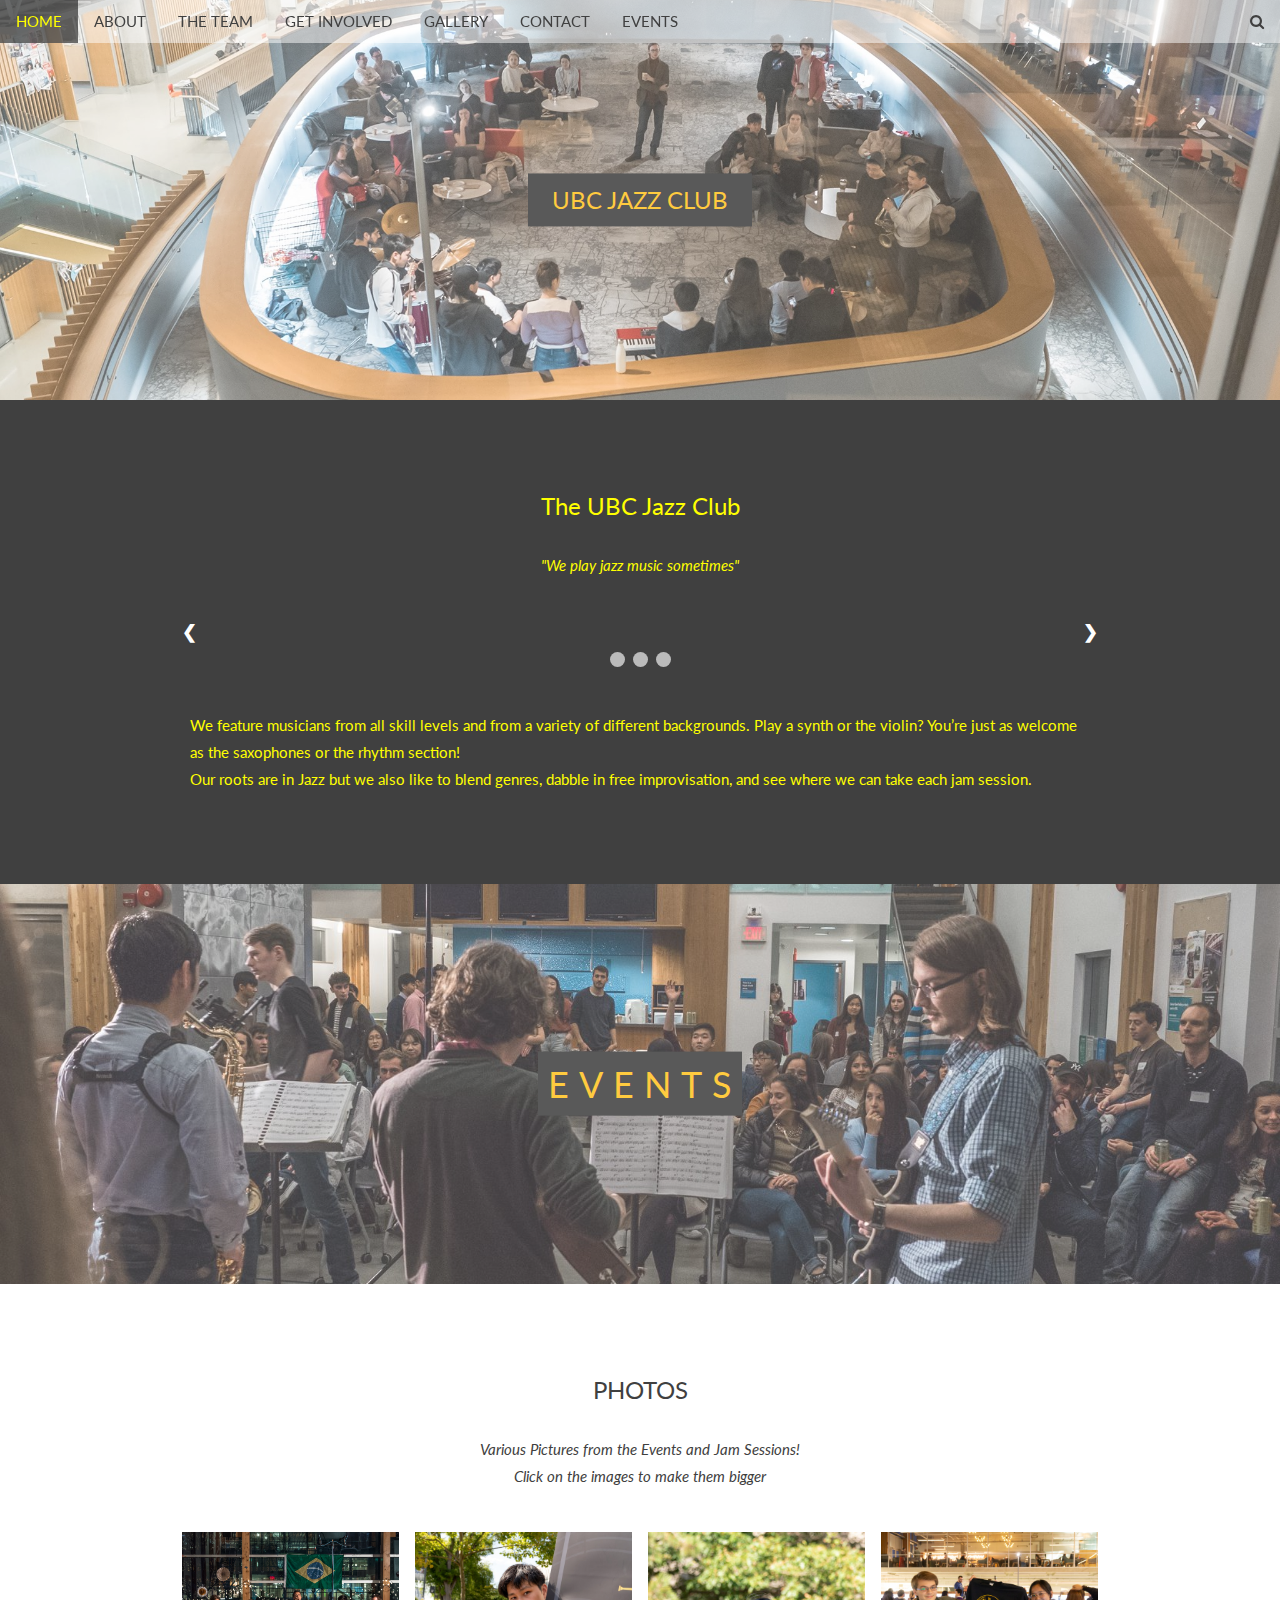
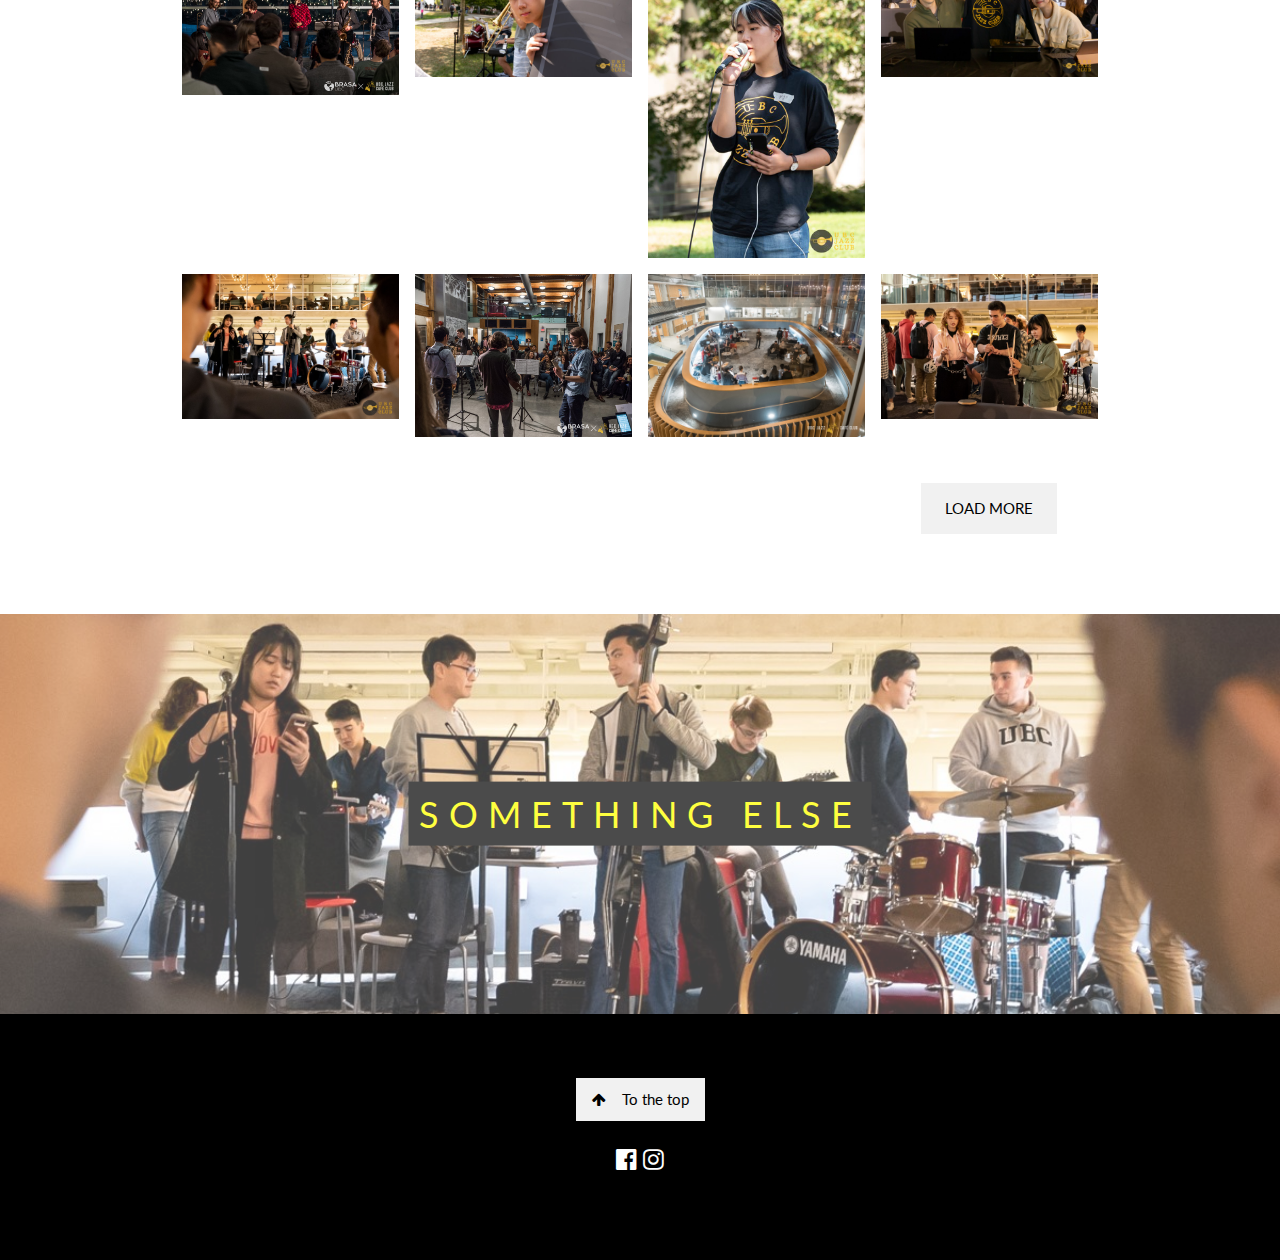
<file: index.html>
<!DOCTYPE html>
<html>
<title>UBC Jazz Club</title>
<meta charset="UTF-8">
<meta name="viewport" content="width=device-width, initial-scale=1">
<link rel="icon" href="resources/images/favicon.ico">
<link rel="stylesheet" href="https://www.w3schools.com/w3css/4/w3.css">
<link rel="stylesheet" href="https://fonts.googleapis.com/css?family=Lato">
<link rel="stylesheet" href="https://cdnjs.cloudflare.com/ajax/libs/font-awesome/4.7.0/css/font-awesome.min.css">
<link rel="stylesheet" href="resources/css/main.css">
<link rel="stylesheet" href="resources/css/slideshow.css">

<body>

    <!-- Navbar (sit on top) -->
    <div class="w3-top">
        <div id="mainNavBar" class="w3-bar">
            <a class="w3-bar-item w3-button w3-hover-black w3-hide-medium w3-hide-large w3-right"
                href="javascript:void(0);" onclick="toggleFunction()" title="Toggle Navigation Menu">
                <i class="fa fa-bars"></i>
            </a>
            <a href="index.html" class="w3-bar-item w3-button">HOME</a>
            <a href="about.html" class="w3-bar-item w3-button w3-hide-small">ABOUT</a>
            <a href="execs.html" class="w3-bar-item w3-button w3-hide-small">THE TEAM</a>
            <a href="involvement.html" class="w3-bar-item w3-button w3-hide-small">GET INVOLVED</a>
            <a href="gallery.html" class="w3-bar-item w3-button w3-hide-small">GALLERY</a>
            <a href="contact.html" class="w3-bar-item w3-button w3-hide-small">CONTACT</a>
            <a href="events.html" class="w3-bar-item w3-button w3-hide-small">EVENTS</a>
            <a href="#" class="w3-bar-item w3-button w3-hide-small w3-right w3-hover-red">
                <i class="fa fa-search"></i>
            </a>
        </div>

        <!-- Navbar on small screens -->
        <div id="navDemo" class="w3-bar-block w3-white w3-hide w3-hide-large w3-hide-medium">
            <a href="about.html" class="w3-bar-item w3-button" onclick="toggleFunction()">ABOUT</a>
            <a href="execs.html" class="w3-bar-item w3-button" onclick="toggleFunction()">THE TEAM</a>
            <a href="involvement.html" class="w3-bar-item w3-button" onclick="toggleFunction()">GET INVOLVED</a>
            <a href="gallery.html" class="w3-bar-item w3-button" onclick="toggleFunction()">GALLERY</a>
            <a href="contact.html" class="w3-bar-item w3-button" onclick="toggleFunction()">CONTACT</a>
            <a href="events.html" class="w3-bar-item w3-button" onclick="toggleFunction()">EVENTS</a>
        </div>
    </div>

    <!-- First Parallax Image with Logo Text -->
    <div class="bgimg-1 w3-display-container w3-opacity-min" id="home">
        <div class="w3-display-middle" style="white-space:nowrap;">
            <span id="logo_text" class="w3-center w3-padding-large w3-xlarge w3-wide w3-animate-opacity">UBC <span
                    class="w3-hide-small">JAZZ</span> CLUB</span>
        </div>
    </div>

    <!-- Container (Intro Section) -->
    <div class="container">
        <div class="w3-content w3-container w3-padding-64" id="intro">
            <h3 class="w3-center">The UBC Jazz Club</h3>
            <p class="w3-center"><em>"We play jazz music sometimes"</em></p>
            <br />
            <div class="w3-row">
                <!-- Slideshow container -->
                <div class="slideshow-container">

                    <!-- Full-width images with number and caption text -->
                    <div class="slide_show_Slides fade">
                        <div class="numbertext">1 / 3</div>
                        <img src="resources/images/gallery_1.jpg" style="width:100%">
                        <div class="text">"Surprise"</div>
                    </div>

                    <div class="slide_show_Slides fade">
                        <div class="numbertext">2 / 3</div>
                        <img src="resources/images/gallery_3.jpg" style="width:100%">
                        <div class="text">"T-Shirts!"</div>
                    </div>

                    <div class="slide_show_Slides fade">
                        <div class="numbertext">3 / 3</div>
                        <img src="resources/images/gallery_4.jpg" style="width:100%">
                        <div class="text">"Warm-up"</div>
                    </div>

                    <!-- Next and previous buttons -->
                    <a class="prev" onclick="sldshow.plusSlides(-1)">&#10094;</a>
                    <a class="next" onclick="sldshow.plusSlides(1)">&#10095;</a>
                </div>
                <br>

                <!-- The dots/circles -->
                <div style="text-align:center">
                    <span class="dot" onclick="sldshow.currentSlide(1)"></span>
                    <span class="dot" onclick="sldshow.currentSlide(2)"></span>
                    <span class="dot" onclick="sldshow.currentSlide(3)"></span>
                </div>
            </div>

            <!-- Hide this text on small devices -->
            <div class="w3-col m12 w3-hide-small w3-padding-large">
                <p>
                    We feature musicians from all skill levels and from a variety of different backgrounds.
                    Play a synth or the violin? You’re just as welcome as the saxophones or the rhythm section!
                    <br />
                    Our roots are in Jazz but we also like to blend genres, dabble in free improvisation, and see where
                    we can take each jam session.
                </p>
            </div>
        </div>
    </div>

    <!-- Second Parallax Image with Portfolio Text -->
    <div class="bgimg-2 w3-display-container w3-opacity-min">
        <div class="w3-display-middle">
            <span id="logo2_text" class="w3-xxlarge">EVENTS</span>
        </div>
    </div>

    <!-- Container (Portfolio Section) -->
    <div class="w3-content w3-container w3-padding-64" id="portfolio">
        <h3 class="w3-center">PHOTOS</h3>
        <p class="w3-center"><em>Various Pictures from the Events and Jam Sessions!<br> Click on the images to make them
                bigger</em></p><br>

        <!-- Responsive Grid. Four columns on tablets, laptops and desktops. Will stack on mobile devices/small screens (100% width) -->
        <div class="w3-row-padding w3-center">
            <div class="w3-col m3">
                <img src="resources/images/bossa_de_janeiro_2.jpg" style="width:100%" onclick="onClick(this)"
                    class="w3-hover-opacity" alt="Bossa De Janeiro 2018">
            </div>

            <div class="w3-col m3">
                <img src="resources/images/gallery_1.jpg" style="width:100%" onclick="onClick(this)"
                    class="w3-hover-opacity" alt="Surprise">
            </div>

            <div class="w3-col m3">
                <img src="resources/images/gallery_2.jpg" style="width:100%" onclick="onClick(this)"
                    class="w3-hover-opacity" alt="Singing Time">
            </div>

            <div class="w3-col m3">
                <img src="resources/images/gallery_3.jpg" style="width:100%" onclick="onClick(this)"
                    class="w3-hover-opacity" alt="T-Shirts!">
            </div>
        </div>

        <div class="w3-row-padding w3-center w3-section">
            <div class="w3-col m3">
                <img src="resources/images/gallery_5.jpg" style="width:100%" onclick="onClick(this)"
                    class="w3-hover-opacity" alt="Casual Jam">
            </div>

            <div class="w3-col m3">
                <img src="resources/images/main2.jpg" style="width:100%" onclick="onClick(this)"
                    class="w3-hover-opacity" alt="Bossa De Janeiro 2018">
            </div>

            <div class="w3-col m3">
                <img src="resources/images/main.jpg" style="width:100%" onclick="onClick(this)" class="w3-hover-opacity"
                    alt="Casual Jam 2">
            </div>

            <div class="w3-col m3">
                <img src="resources/images/gallery_4.jpg" style="width:100%" onclick="onClick(this)"
                    class="w3-hover-opacity" alt="Warm Up">
            </div>
            <button class="w3-button w3-padding-large w3-light-grey" style="margin-top:64px" type="button"
                onclick="location.href='gallery.html'">LOAD MORE</button>
        </div>
    </div>

    <!-- Modal for full size images on click-->
    <div id="modal01" class="w3-modal w3-black" onclick="this.style.display='none'">
        <span class="w3-button w3-large w3-black w3-display-topright" title="Close Modal Image"><i
                class="fa fa-remove"></i></span>
        <div class="w3-modal-content w3-animate-zoom w3-center w3-transparent w3-padding-64">
            <img id="img01" class="w3-image">
            <p id="caption" class="w3-opacity w3-large"></p>
        </div>
    </div>

    <!-- Third Parallax Image with Portfolio Text -->
    <div class="bgimg-3 w3-display-container w3-opacity-min">
        <div class="w3-display-middle">
            <span id="logo3_text" class="w3-xxlarge">SOMETHING ELSE</span>
        </div>
    </div>

    <!-- Footer -->
    <footer class="w3-center w3-black w3-padding-64">
        <a href="#home" class="w3-button w3-light-grey"><i class="fa fa-arrow-up w3-margin-right"></i>To the top</a>
        <div class="w3-xlarge w3-section">
            <a href="https://www.facebook.com/ubcjazzclub/" class="footer_icon">
                <i class="fa fa-facebook-official w3-hover-opacity"></i>
            </a>
            <a href="https://www.instagram.com/ubcjazzclub/?hl=en" class="footer_icon">
                <i class="fa fa-instagram w3-hover-opacity"></i>
            </a>
        </div>
    </footer>
    <script src="resources/js/main.js"></script>

</body>

</html>
</file>
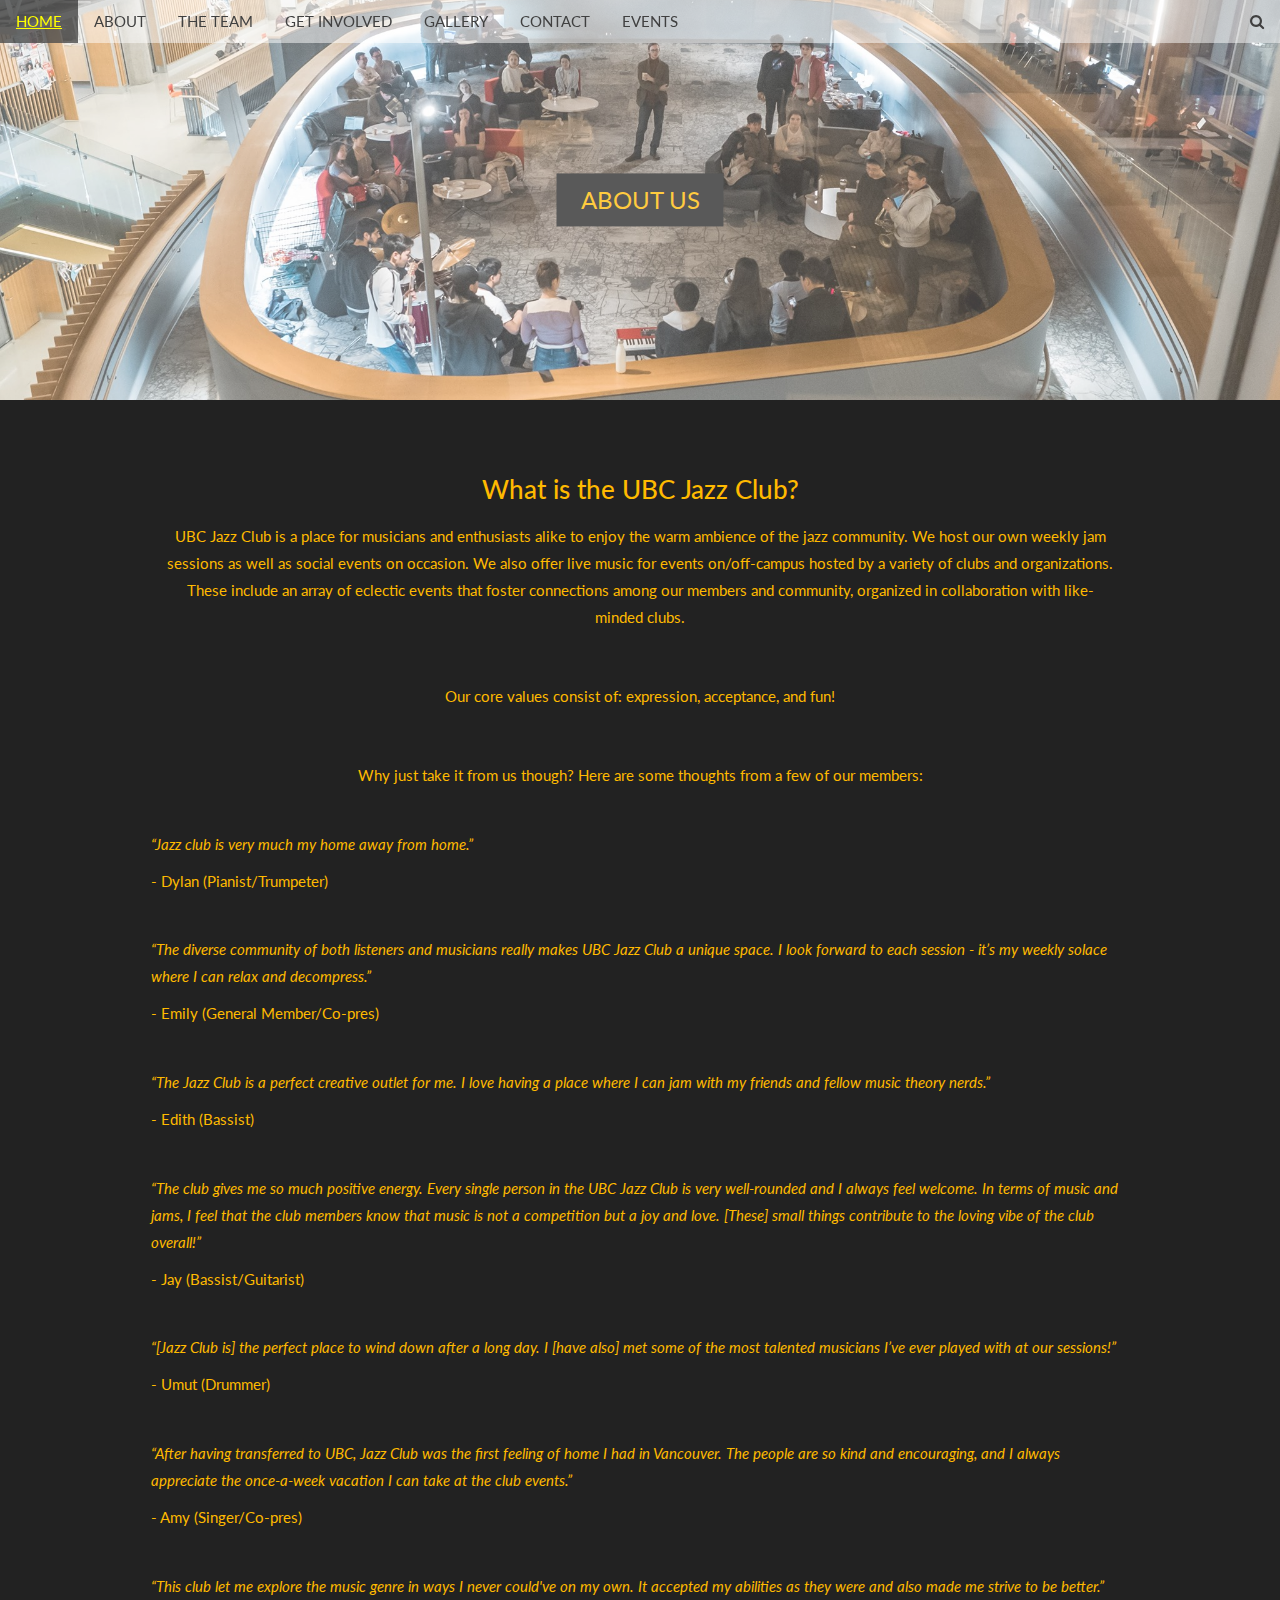
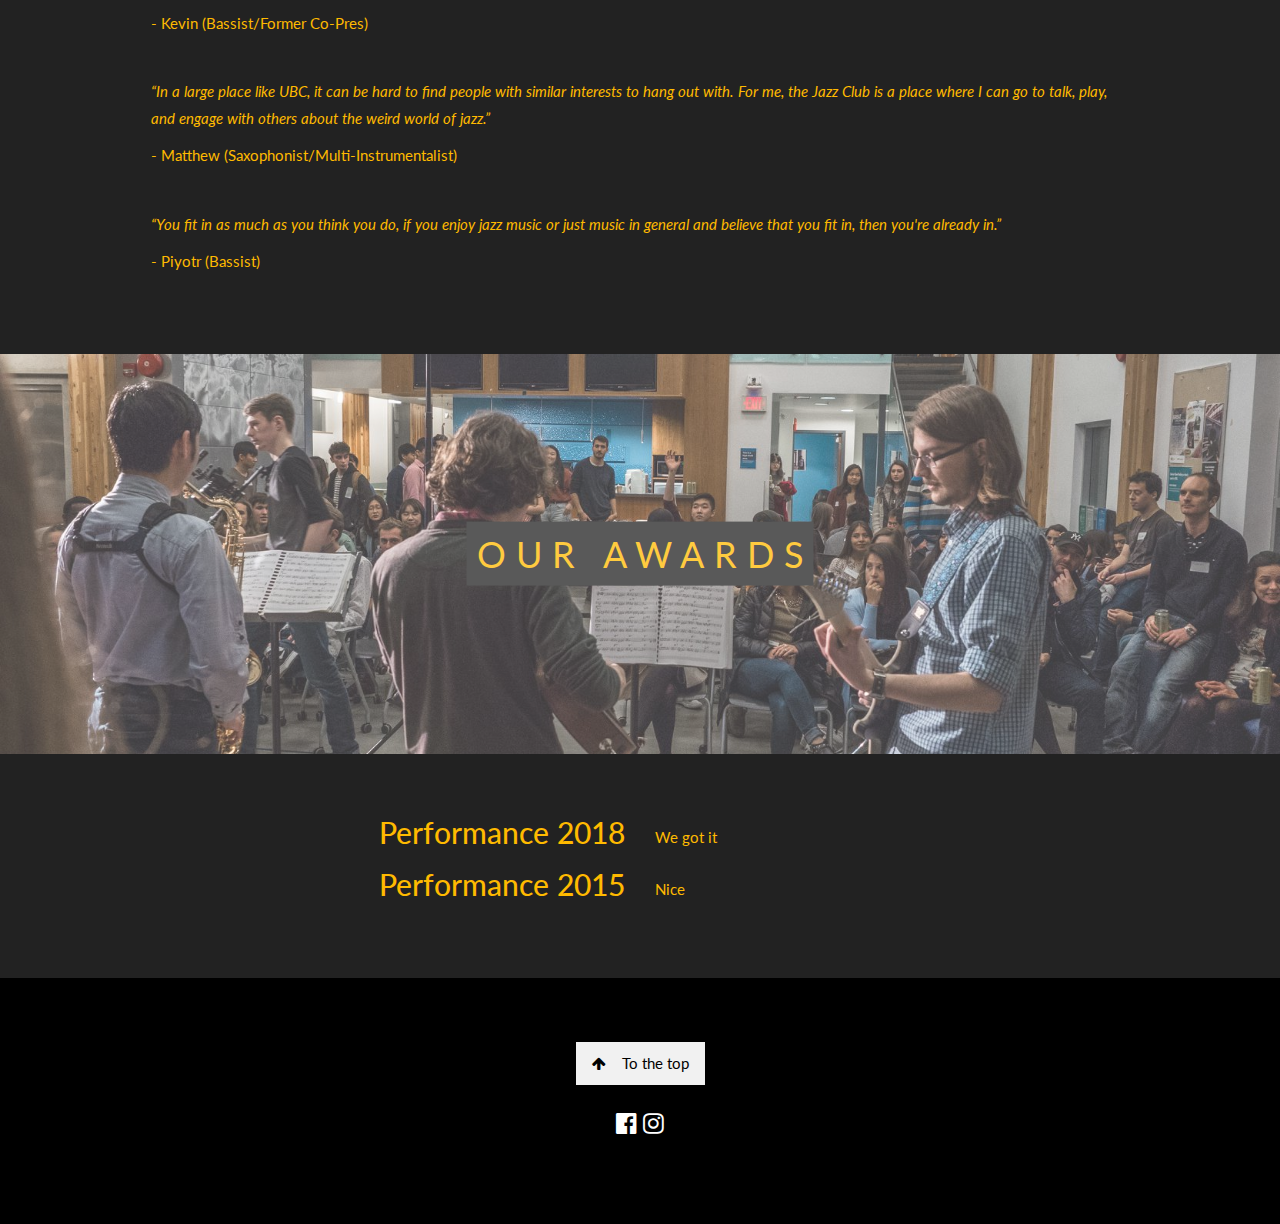
<file: about.html>
<!DOCTYPE html>
<html>
<title>UBC Jazz Club</title>
<meta charset="UTF-8">
<meta name="viewport" content="width=device-width, initial-scale=1">
<link rel="icon" href="resources/images/favicon.ico">
<link rel="stylesheet" href="https://www.w3schools.com/w3css/4/w3.css">
<link rel="stylesheet" href="https://fonts.googleapis.com/css?family=Lato">
<link rel="stylesheet" href="https://stackpath.bootstrapcdn.com/bootstrap/4.4.1/css/bootstrap.min.css"
    integrity="sha384-Vkoo8x4CGsO3+Hhxv8T/Q5PaXtkKtu6ug5TOeNV6gBiFeWPGFN9MuhOf23Q9Ifjh" crossorigin="anonymous">
<link rel="stylesheet" href="https://cdnjs.cloudflare.com/ajax/libs/font-awesome/4.7.0/css/font-awesome.min.css">
<link rel="stylesheet" href="resources/css/main.css">

<body>

    <!-- Navbar (sit on top) -->
    <div class="w3-top">
        <div id="mainNavBar" class="w3-bar">
            <a class="w3-bar-item w3-button w3-hover-black w3-hide-medium w3-hide-large w3-right"
                href="javascript:void(0);" onclick="toggleFunction()" title="Toggle Navigation Menu">
                <i class="fa fa-bars"></i>
            </a>
            <a href="index.html" class="w3-bar-item w3-button">HOME</a>
            <a href="about.html" class="w3-bar-item w3-button w3-hide-small">ABOUT</a>
            <a href="execs.html" class="w3-bar-item w3-button w3-hide-small">THE TEAM</a>
            <a href="involvement.html" class="w3-bar-item w3-button w3-hide-small">GET INVOLVED</a>
            <a href="gallery.html" class="w3-bar-item w3-button w3-hide-small">GALLERY</a>
            <a href="contact.html" class="w3-bar-item w3-button w3-hide-small">CONTACT</a>
            <a href="events.html" class="w3-bar-item w3-button w3-hide-small">EVENTS</a>
            <a href="#" class="w3-bar-item w3-button w3-hide-small w3-right w3-hover-red">
                <i class="fa fa-search"></i>
            </a>
        </div>

        <!-- Navbar on small screens -->
        <div id="navDemo" class="w3-bar-block w3-white w3-hide w3-hide-large w3-hide-medium">
            <a href="about.html" class="w3-bar-item w3-button" onclick="toggleFunction()">ABOUT</a>
            <a href="execs.html" class="w3-bar-item w3-button" onclick="toggleFunction()">THE TEAM</a>
            <a href="involvement.html" class="w3-bar-item w3-button" onclick="toggleFunction()">GET INVOLVED</a>
            <a href="gallery.html" class="w3-bar-item w3-button" onclick="toggleFunction()">GALLERY</a>
            <a href="contact.html" class="w3-bar-item w3-button" onclick="toggleFunction()">CONTACT</a>
            <a href="events.html" class="w3-bar-item w3-button" onclick="toggleFunction()">EVENTS</a>
        </div>
    </div>

    <!-- First Parallax Image with Logo Text -->
    <div class="bgimg-1 w3-display-container w3-opacity-min" id="home">
        <div class="w3-display-middle" style="white-space:nowrap;">
            <span id="logo_text" class="w3-center w3-padding-large w3-xlarge w3-wide w3-animate-opacity">ABOUT US</span>
        </div>
    </div>

    <div class="container-fluid" id="testimonials-sec">
        <div class="w3-content w3-container w3-padding-64">
            <h3 class="w3-center">What is the UBC Jazz Club?</h3>
            <p class="w3-center">
                UBC Jazz Club is a place for musicians and enthusiasts alike to enjoy the warm ambience of the jazz
                community.
                We host our own weekly jam sessions as well as social events on occasion.
                We also offer live music for events on/off-campus hosted by a variety of clubs and organizations.
                These include an array of eclectic events that foster connections among our members and community,
                organized in collaboration with like-minded clubs.
            </p>
            <br />
            <p class="w3-center">
                Our core values consist of: expression, acceptance, and fun!
            </p>
            <br />
            <p class="w3-center">
                Why just take it from us though? Here are some thoughts from a few of our members:
            </p>
            <div class="row">
                <p class="quote">
                    <em>
                        “Jazz club is very much my home away from home.”
                    </em>
                </p>
            </div>
            <div class="row">
                <p class="quote-author">
                    - Dylan (Pianist/Trumpeter)
                </p>
            </div>
            <div class="row">
                <p class="quote">
                    <em>
                        “The diverse community of both listeners and musicians really makes UBC Jazz Club a unique
                        space.
                        I look forward to each session - it’s my weekly solace where I can relax and decompress.”
                    </em>
                </p>
            </div>
            <div class="row">
                <p class="quote-author">
                    - Emily (General Member/Co-pres)
                </p>
            </div>
            <div class="row">
                <p class="quote">
                    <em>
                        “The Jazz Club is a perfect creative outlet for me. I love having a place where I can jam with
                        my friends and fellow music theory nerds.”
                    </em>
                </p>
            </div>
            <div class="row">
                <p class="quote-author">
                    - Edith (Bassist)
                </p>
            </div>
            <div class="row">
                <p class="quote">
                    <em>
                        “The club gives me so much positive energy. Every single person in the UBC Jazz Club is very
                        well-rounded and I always feel welcome.
                        In terms of music and jams, I feel that the club members know that music is not a competition
                        but a joy and love.
                        [These] small things contribute to the loving vibe of the club overall!”
                    </em>
                </p>
            </div>
            <div class="row">
                <p class="quote-author">
                    - Jay (Bassist/Guitarist)
                </p>
            </div>
            <div class="row">
                <p class="quote">
                    <em>
                        “[Jazz Club is] the perfect place to wind down after a long day. I [have also] met some of the
                        most talented musicians I’ve ever played with at our sessions!”
                    </em>
                </p>
            </div>
            <div class="row">
                <p class="quote-author">
                    - Umut (Drummer)
                </p>
            </div>
            <div class="row">
                <p class="quote">
                    <em>
                        “After having transferred to UBC, Jazz Club was the first feeling of home I had in Vancouver.
                        The people are so kind and encouraging, and I always appreciate the once-a-week vacation I can
                        take at the club events.”
                    </em>
                </p>
            </div>
            <div class="row">
                <p class="quote-author">
                    - Amy (Singer/Co-pres)
                </p>
            </div>
            <div class="row">
                <p class="quote">
                    <em>
                        “This club let me explore the music genre in ways I never could've on my own. It accepted my
                        abilities as they were and also made me strive to be better.”
                    </em>
                </p>
            </div>
            <div class="row">
                <p class="quote-author">
                    - Kevin (Bassist/Former Co-Pres)
                </p>
            </div>
            <div class="row">
                <p class="quote">
                    <em>
                        “In a large place like UBC, it can be hard to find people with similar interests to hang out
                        with.
                        For me, the Jazz Club is a place where I can go to talk, play, and engage with others about the
                        weird world of jazz.”
                    </em>
                </p>
            </div>
            <div class="row">
                <p class="quote-author">
                    - Matthew (Saxophonist/Multi-Instrumentalist)
                </p>
            </div>
            <div class="row">
                <p class="quote">
                    <em>
                        “You fit in as much as you think you do, if you enjoy jazz music or just music in general and
                        believe that you fit in,
                        then you're already in.”
                    </em>
                </p>
            </div>
            <div class="row">
                <p class="quote-author">
                    - Piyotr (Bassist)
                </p>
            </div>
        </div>
    </div>

    <!-- Second Parallax Image divider -->
    <div class="bgimg-2 w3-display-container w3-opacity-min">
        <div class="w3-display-middle">
            <span id="logo2_text" class="w3-xxlarge">OUR AWARDS</span>
        </div>
    </div>

    <div class="awards-container">
        <div class="row">
            <div class="col-md-6 award-img">
                <h2>
                    Performance 2018
                </h2>
            </div>
            <div class="col-md-6 award-desc">
                <p>
                    We got it
                </p>
            </div>
        </div>
        <div class="row">
            <div class="col-md-6 award-img">
                <h2>
                    Performance 2015
                </h2>
            </div>
            <div class="col-md-6 award-desc">
                <p>
                    Nice
                </p>
            </div>
        </div>
    </div>

    <!-- Footer -->
    <footer class="w3-center w3-black w3-padding-64">
        <a href="#home" class="w3-button w3-light-grey"><i class="fa fa-arrow-up w3-margin-right"></i>To the top</a>
        <div class="w3-xlarge w3-section">
            <a href="https://www.facebook.com/ubcjazzclub/" class="footer_icon">
                <i class="fa fa-facebook-official w3-hover-opacity"></i>
            </a>
            <a href="https://www.instagram.com/ubcjazzclub/?hl=en" class="footer_icon">
                <i class="fa fa-instagram w3-hover-opacity"></i>
            </a>
        </div>
    </footer>
    <script src="resources/js/main.js"></script>
</body>

</html>
</file>
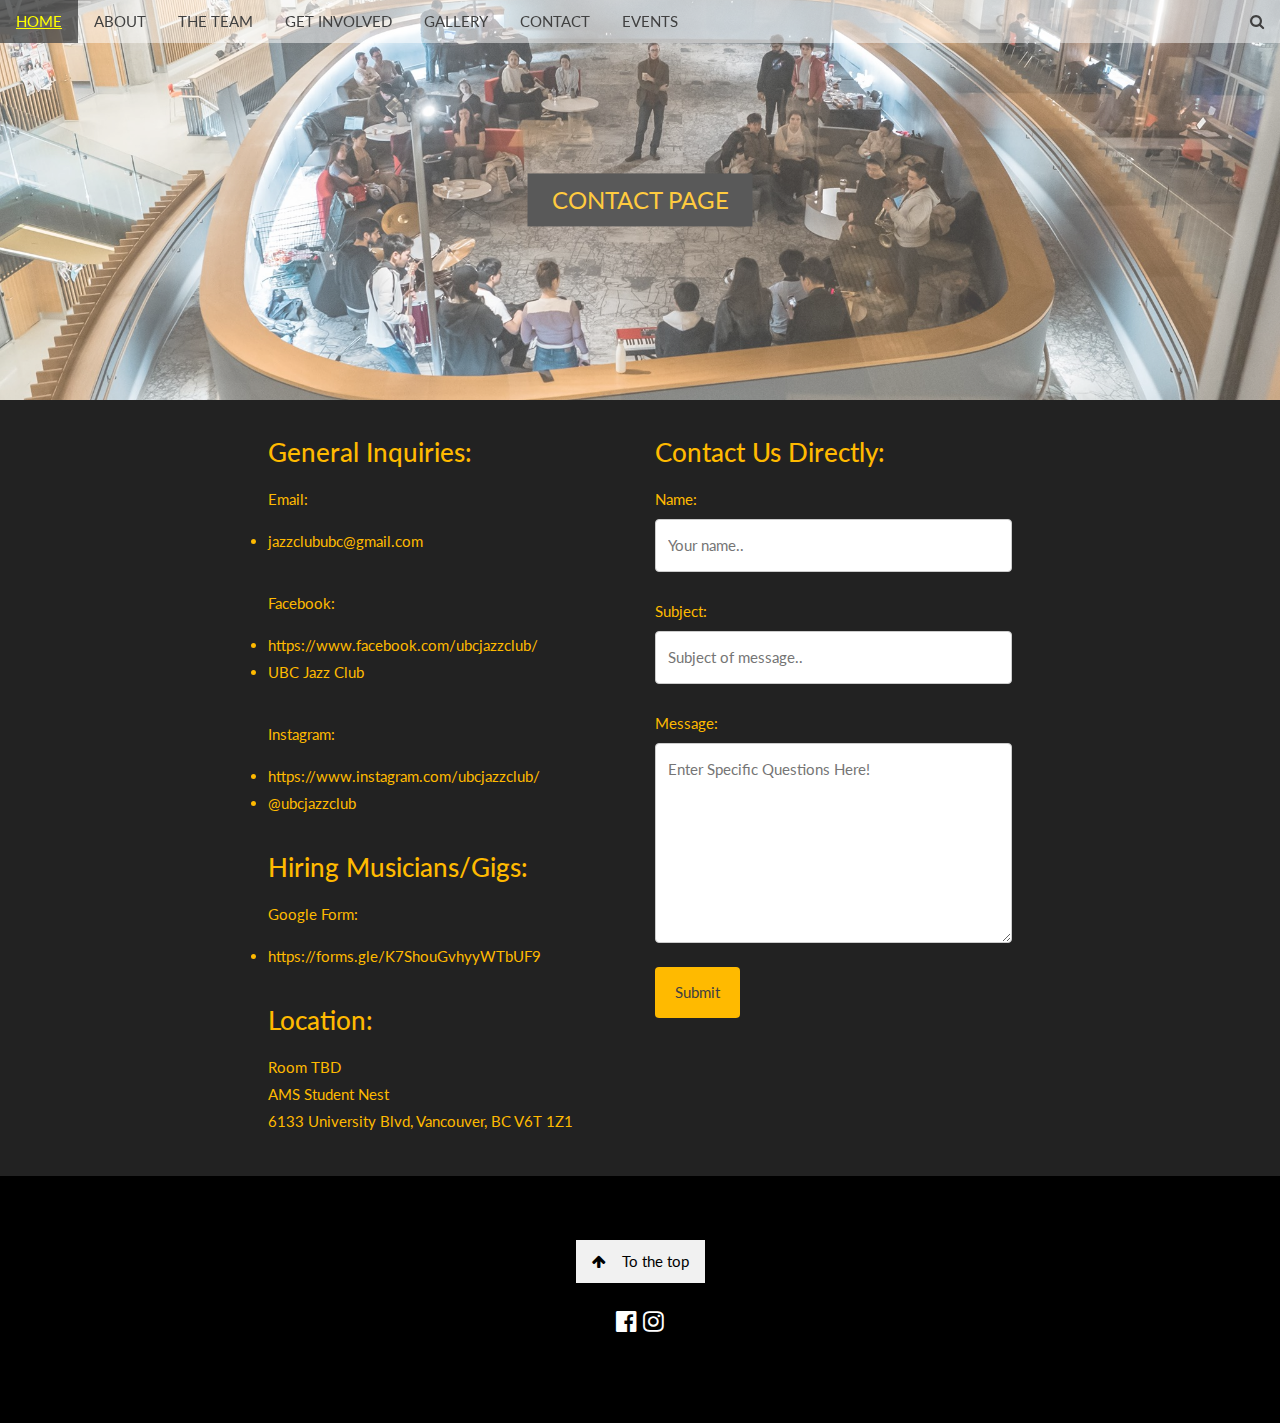
<file: contact.html>
<!DOCTYPE html>
<html>
<title>UBC Jazz Club</title>
<meta charset="UTF-8">
<meta name="viewport" content="width=device-width, initial-scale=1">
<link rel="icon" href="resources/images/favicon.ico">
<link rel="stylesheet" href="https://www.w3schools.com/w3css/4/w3.css">
<link rel="stylesheet" href="https://fonts.googleapis.com/css?family=Lato">
<link rel="stylesheet" href="https://stackpath.bootstrapcdn.com/bootstrap/4.4.1/css/bootstrap.min.css"
    integrity="sha384-Vkoo8x4CGsO3+Hhxv8T/Q5PaXtkKtu6ug5TOeNV6gBiFeWPGFN9MuhOf23Q9Ifjh" crossorigin="anonymous">
<link rel="stylesheet" href="https://cdnjs.cloudflare.com/ajax/libs/font-awesome/4.7.0/css/font-awesome.min.css">
<link rel="stylesheet" href="resources/css/main.css">

<body>

    <!-- Navbar (sit on top) -->
    <div class="w3-top">
        <div id="mainNavBar" class="w3-bar">
            <a class="w3-bar-item w3-button w3-hover-black w3-hide-medium w3-hide-large w3-right"
                href="javascript:void(0);" onclick="toggleFunction()" title="Toggle Navigation Menu">
                <i class="fa fa-bars"></i>
            </a>
            <a href="index.html" class="w3-bar-item w3-button">HOME</a>
            <a href="about.html" class="w3-bar-item w3-button w3-hide-small">ABOUT</a>
            <a href="execs.html" class="w3-bar-item w3-button w3-hide-small">THE TEAM</a>
            <a href="involvement.html" class="w3-bar-item w3-button w3-hide-small">GET INVOLVED</a>
            <a href="gallery.html" class="w3-bar-item w3-button w3-hide-small">GALLERY</a>
            <a href="contact.html" class="w3-bar-item w3-button w3-hide-small">CONTACT</a>
            <a href="events.html" class="w3-bar-item w3-button w3-hide-small">EVENTS</a>
            <a href="#" class="w3-bar-item w3-button w3-hide-small w3-right w3-hover-red">
                <i class="fa fa-search"></i>
            </a>
        </div>

        <!-- Navbar on small screens -->
        <div id="navDemo" class="w3-bar-block w3-white w3-hide w3-hide-large w3-hide-medium">
            <a href="about.html" class="w3-bar-item w3-button" onclick="toggleFunction()">ABOUT</a>
            <a href="execs.html" class="w3-bar-item w3-button" onclick="toggleFunction()">THE TEAM</a>
            <a href="involvement.html" class="w3-bar-item w3-button" onclick="toggleFunction()">GET INVOLVED</a>
            <a href="gallery.html" class="w3-bar-item w3-button" onclick="toggleFunction()">GALLERY</a>
            <a href="contact.html" class="w3-bar-item w3-button" onclick="toggleFunction()">CONTACT</a>
            <a href="events.html" class="w3-bar-item w3-button" onclick="toggleFunction()">EVENTS</a>
        </div>
    </div>

    <!-- First Parallax Image with Logo Text -->
    <div class="bgimg-1 w3-display-container w3-opacity-min" id="home">
        <div class="w3-display-middle" style="white-space:nowrap;">
            <span id="logo_text" class="w3-center w3-padding-large w3-xlarge w3-wide w3-animate-opacity">CONTACT
                PAGE</span>
        </div>
    </div>

    <div class="contact-form">
        <div class="row">
            <div class="contact-left col-md-6">
                <h3>
                    General Inquiries:
                </h3>
                <p>
                    Email: <li>jazzclububc@gmail.com</li>
                </p>
                <p>
                    Facebook: <li><a
                            href="https://www.facebook.com/ubcjazzclub/">https://www.facebook.com/ubcjazzclub/</a>
                    </li>
                    <li>UBC Jazz Club</li>
                </p>
                <p>
                    Instagram: <li><a
                            href="https://www.instagram.com/ubcjazzclub/">https://www.instagram.com/ubcjazzclub/</a>
                    </li>
                    <li>@ubcjazzclub</li>
                </p>
                <h3>
                    Hiring Musicians/Gigs:
                </h3>
                <p>
                    Google Form: <li><a
                            href="https://forms.gle/K7ShouGvhyyWTbUF9">https://forms.gle/K7ShouGvhyyWTbUF9</a>
                    </li>
                </p>
                <h3>
                    Location:
                </h3>
                <p>
                    Room TBD
                    <br>
                    AMS Student Nest
                    <br>
                    6133 University Blvd, Vancouver, BC V6T 1Z1
                </p>
            </div>
            <div class="contact-right col-md-6">
                <h3>
                    Contact Us Directly:
                </h3>
                <form action="javascript:sendMail()" method="POST" enctype="multipart/form-data"
                    name="ContactForm">
                    <p class="no-margin">Name:</p>
                    <input type="text" name="inquiry_name" placeholder="Your name..">
                    <p class="no-margin">Subject:</p>
                    <input type="text" name="inquiry_subject" placeholder="Subject of message..">

                    <p class="no-margin">Message:</p>
                    <textarea name="inquiry_body" placeholder="Enter Specific Questions Here!" style="height: 200px;"></textarea>
                    <br>
                    <input type="submit" value="Submit">
                </form>
            </div>
            <div class="col-md-2"></div>
        </div>
    </div>

    <!-- Footer -->
    <footer class="w3-center w3-black w3-padding-64">
        <a href="#home" class="w3-button w3-light-grey"><i class="fa fa-arrow-up w3-margin-right"></i>To the top</a>
        <div class="w3-xlarge w3-section">
            <a href="https://www.facebook.com/ubcjazzclub/" class="footer_icon">
                <i class="fa fa-facebook-official w3-hover-opacity"></i>
            </a>
            <a href="https://www.instagram.com/ubcjazzclub/?hl=en" class="footer_icon">
                <i class="fa fa-instagram w3-hover-opacity"></i>
            </a>
        </div>
    </footer>
    <script src="resources/js/main.js"></script>
</body>

</html>
</file>
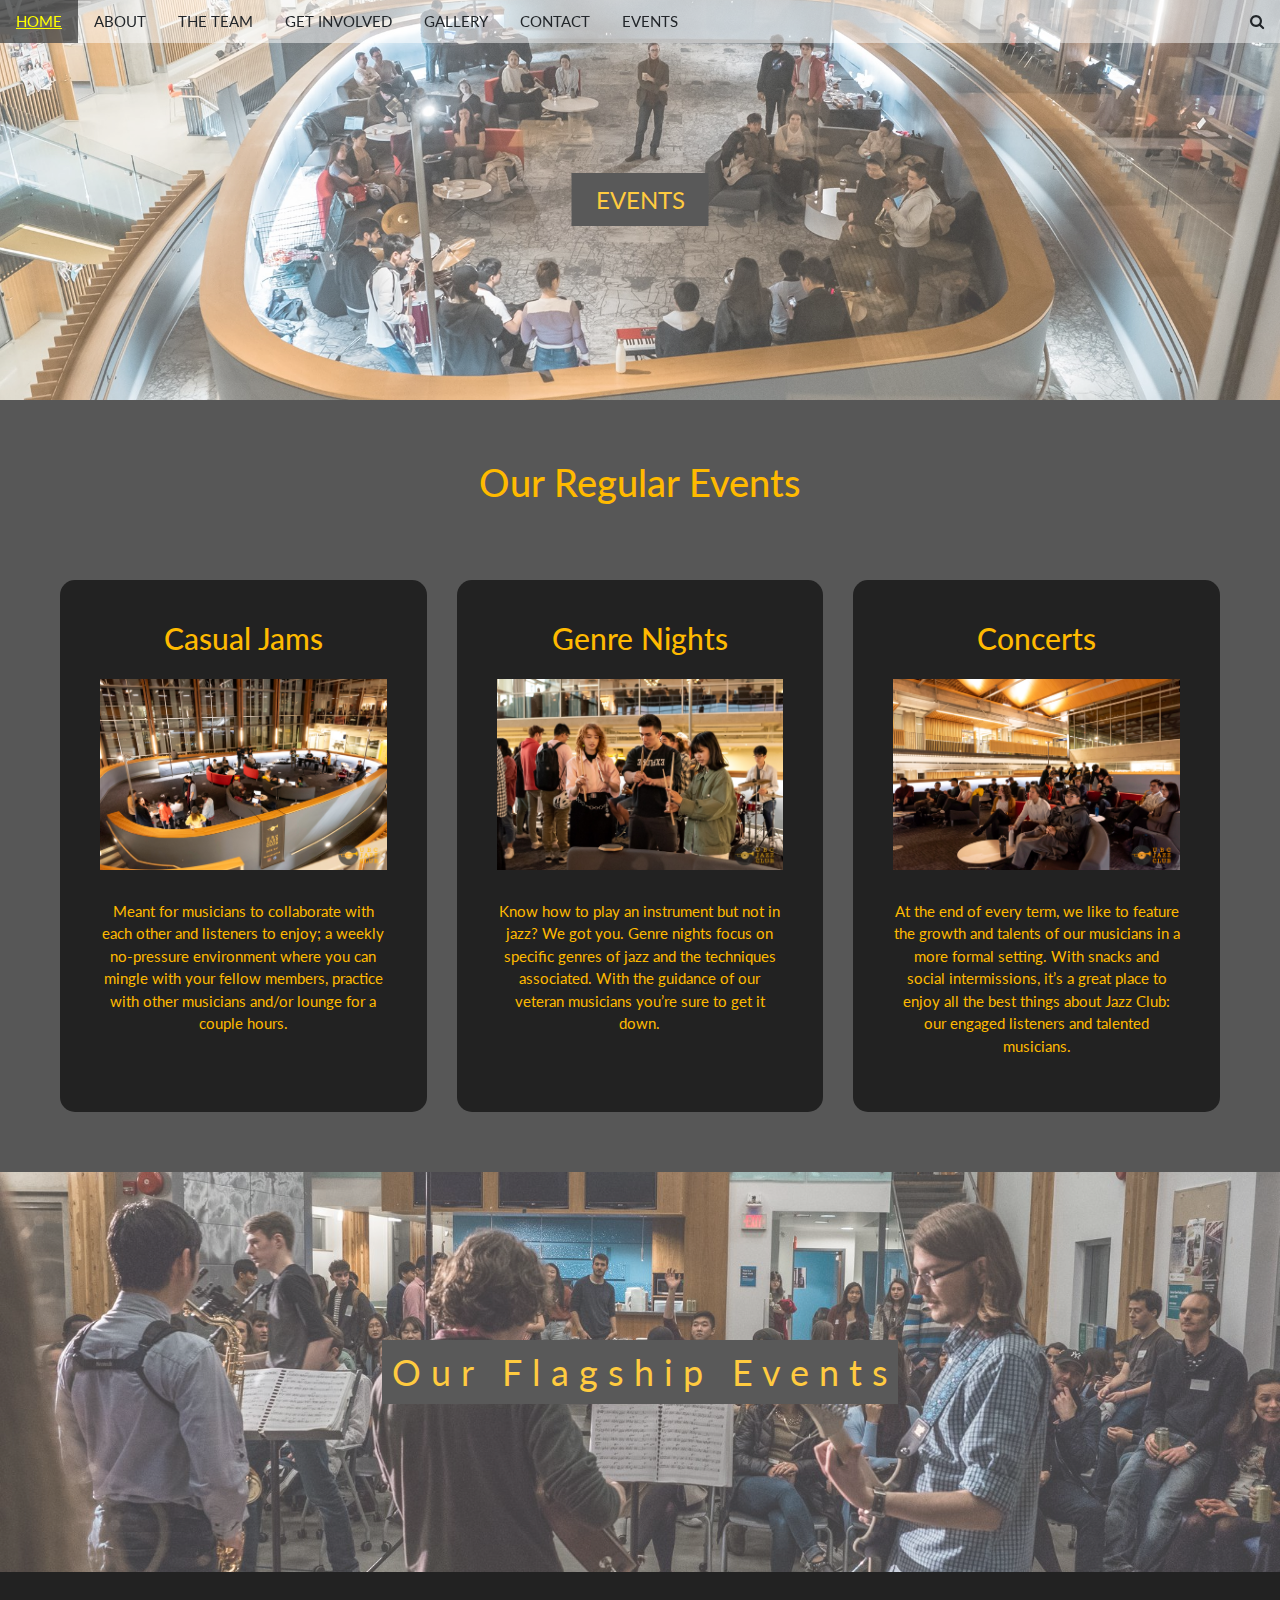
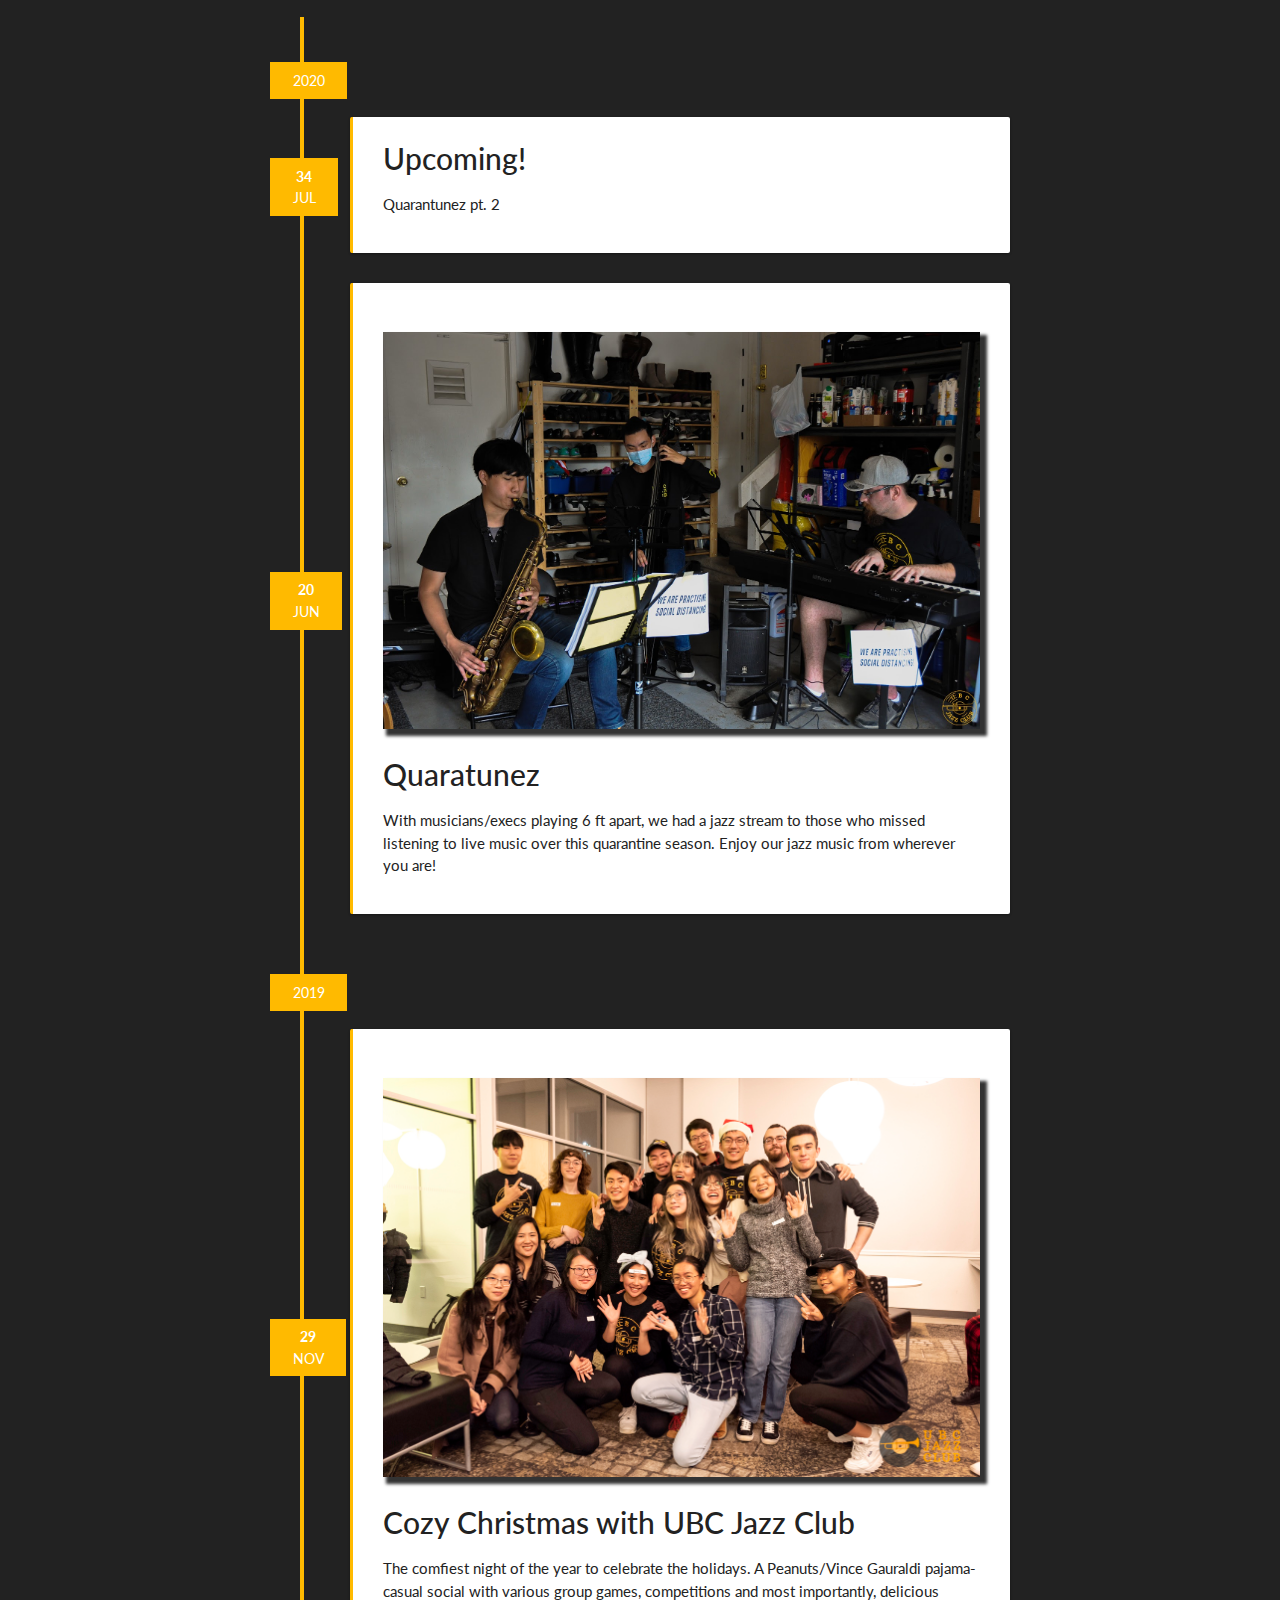
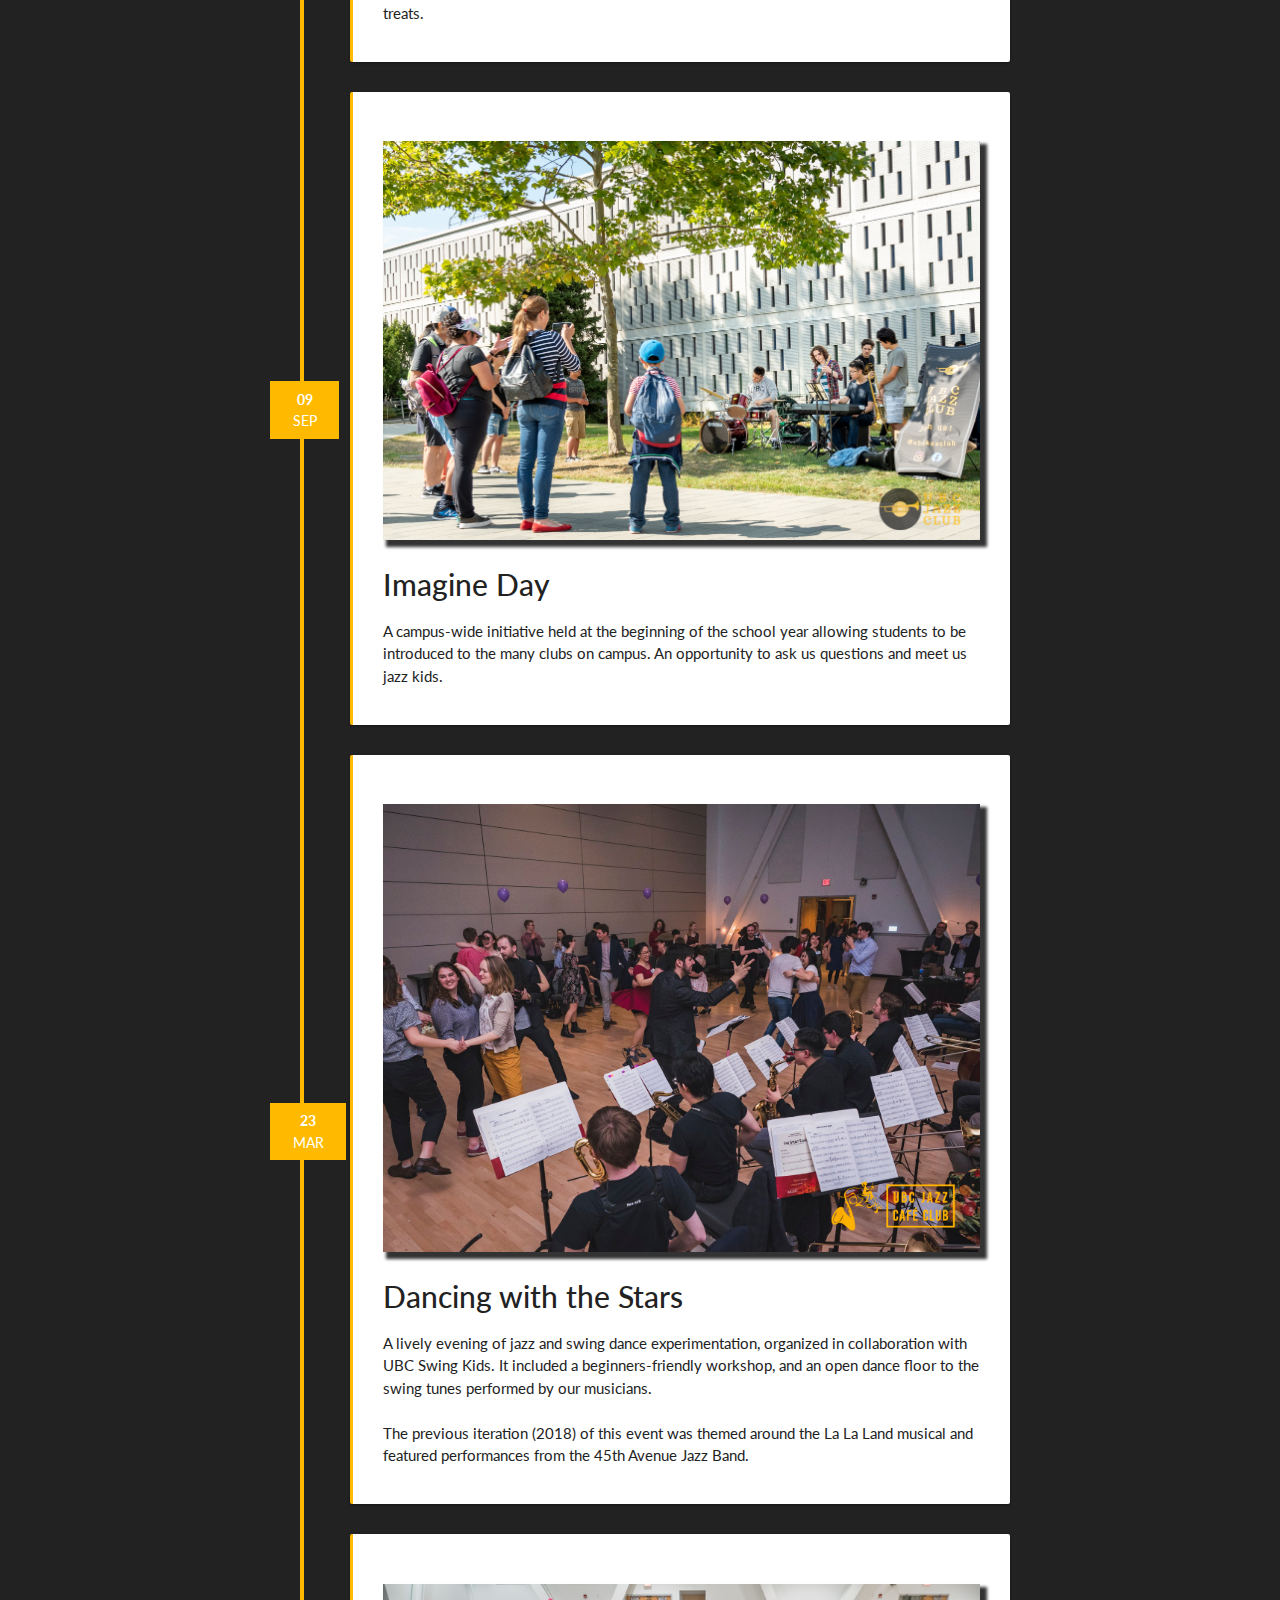
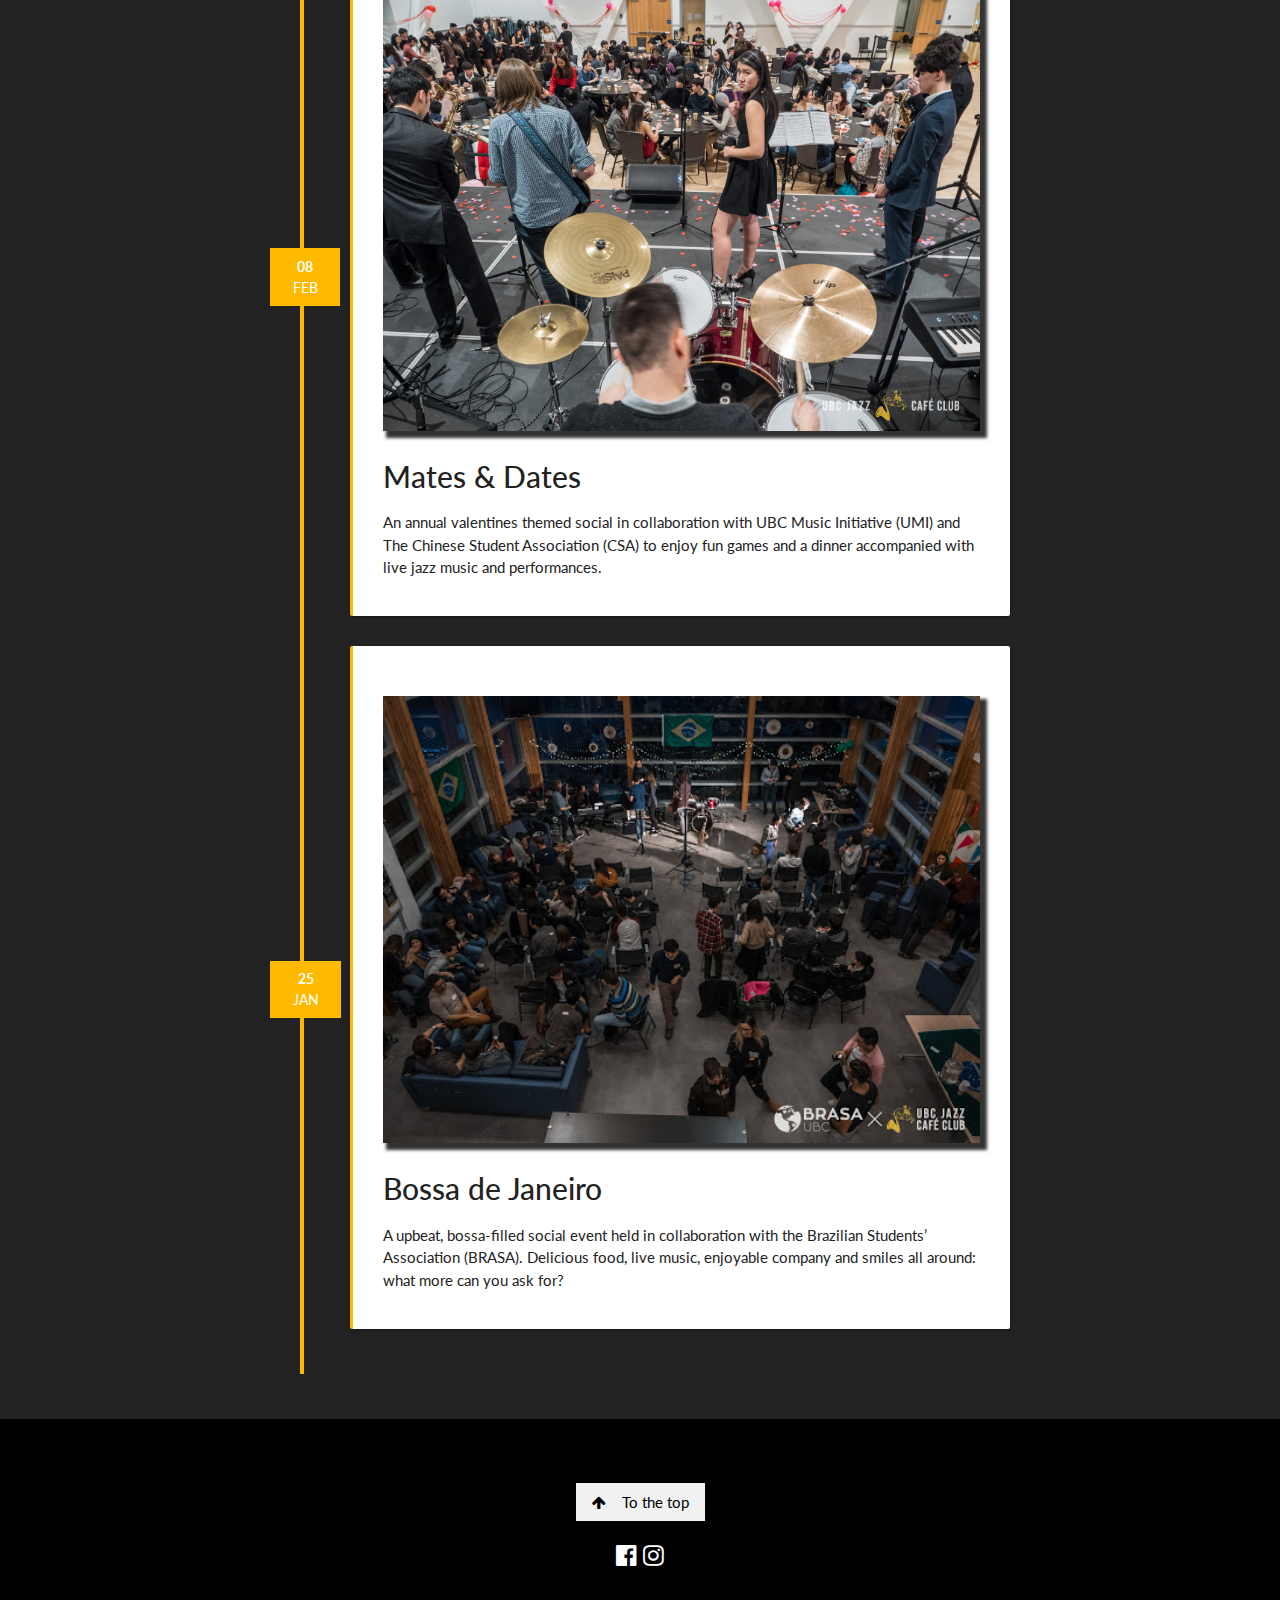
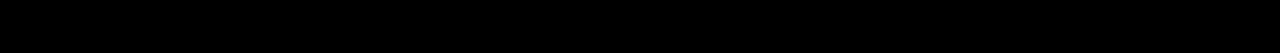
<file: events.html>
<!DOCTYPE html>
<html>
<title>UBC Jazz Club</title>
<meta charset="UTF-8">
<meta name="viewport" content="width=device-width, initial-scale=1">
<link rel="icon" href="resources/images/favicon.ico">
<link rel="stylesheet" href="https://www.w3schools.com/w3css/4/w3.css">
<link rel="stylesheet" href="https://fonts.googleapis.com/css?family=Lato">
<link rel="stylesheet" href="https://cdnjs.cloudflare.com/ajax/libs/font-awesome/4.7.0/css/font-awesome.min.css">
<link rel="stylesheet" type="text/css" href="./resources/css/timeline.css" />
<link rel="stylesheet" type="text/css" href="resources/css/main.css">
<link rel="stylesheet" href="https://stackpath.bootstrapcdn.com/bootstrap/4.4.1/css/bootstrap.min.css"
    integrity="sha384-Vkoo8x4CGsO3+Hhxv8T/Q5PaXtkKtu6ug5TOeNV6gBiFeWPGFN9MuhOf23Q9Ifjh" crossorigin="anonymous">

<body>

    <!-- Navbar (sit on top) -->
    <div class="w3-top">
        <div id="mainNavBar" class="w3-bar">
            <a class="w3-bar-item w3-button w3-hover-black w3-hide-medium w3-hide-large w3-right"
                href="javascript:void(0);" onclick="toggleFunction()" title="Toggle Navigation Menu">
                <i class="fa fa-bars"></i>
            </a>
            <a href="index.html" class="w3-bar-item w3-button">HOME</a>
            <a href="about.html" class="w3-bar-item w3-button w3-hide-small">ABOUT</a>
            <a href="execs.html" class="w3-bar-item w3-button w3-hide-small">THE TEAM</a>
            <a href="involvement.html" class="w3-bar-item w3-button w3-hide-small">GET INVOLVED</a>
            <a href="gallery.html" class="w3-bar-item w3-button w3-hide-small">GALLERY</a>
            <a href="contact.html" class="w3-bar-item w3-button w3-hide-small">CONTACT</a>
            <a href="events.html" class="w3-bar-item w3-button w3-hide-small">EVENTS</a>
            <a href="#" class="w3-bar-item w3-button w3-hide-small w3-right w3-hover-red">
                <i class="fa fa-search"></i>
            </a>
        </div>

        <!-- Navbar on small screens -->
        <div id="navDemo" class="w3-bar-block w3-white w3-hide w3-hide-large w3-hide-medium">
            <a href="about.html" class="w3-bar-item w3-button" onclick="toggleFunction()">ABOUT</a>
            <a href="execs.html" class="w3-bar-item w3-button" onclick="toggleFunction()">THE TEAM</a>
            <a href="involvement.html" class="w3-bar-item w3-button" onclick="toggleFunction()">GET INVOLVED</a>
            <a href="gallery.html" class="w3-bar-item w3-button" onclick="toggleFunction()">GALLERY</a>
            <a href="contact.html" class="w3-bar-item w3-button" onclick="toggleFunction()">CONTACT</a>
            <a href="events.html" class="w3-bar-item w3-button" onclick="toggleFunction()">EVENTS</a>
        </div>
    </div>

    <!-- First Parallax Image with Logo Text -->
    <div class="bgimg-1 w3-display-container w3-opacity-min" id="home">
        <div class="w3-display-middle" style="white-space:nowrap;">
            <span id="logo_text" class="w3-center w3-padding-large w3-xlarge w3-wide w3-animate-opacity">
                EVENTS
            </span>
        </div>
    </div>

    <div class="events__box">
        <div class="row">
            <h1 id="events__title">
                Our Regular Events
            </h1>
        </div>
        <div class="row">
            <div class="col-md-4">
                <div class="events__feature">
                    <h2>
                        Casual Jams
                    </h2>
                    <img src="resources/images/album/weekly_jams/weekly_18.jpg">
                    <p>
                        Meant for musicians to collaborate with each other and listeners to enjoy;
                        a weekly no-pressure environment where you can mingle with your fellow members,
                        practice with other musicians and/or lounge for a couple hours. 
                    </p>
                </div>
            </div>
            <div class="col-md-4">
                <div class="events__feature">
                    <h2>
                        Genre Nights
                    </h2>
                    <img src="resources/images/gallery_4.jpg">
                    <p>
                        Know how to play an instrument but not in jazz? We got you.
                        Genre nights focus on specific genres of jazz and the techniques associated.
                        With the guidance of our veteran musicians you’re sure to get it down. 
                    </p>
                </div>
            </div>
            <div class="col-md-4">
                <div class="events__feature">
                    <h2>
                        Concerts
                    </h2>
                    <img src="resources/images/album/weekly_jams/weekly_22.jpg">
                    <p>
                        At the end of every term, we like to feature the growth and talents of our musicians in a more formal setting.
                        With snacks and social intermissions, it’s a great place to enjoy all the best things about Jazz Club: 
                        our engaged listeners and talented musicians. 
                    </p>
                </div>
            </div>
        </div>
    </div>

    <!-- Second Parallax Image divider -->
    <div class="bgimg-2 w3-display-container w3-opacity-min">
        <div class="w3-display-middle">
            <span id="logo2_text" class="w3-xxlarge">Our Flagship Events</span>
        </div>
    </div>

    <div class="timeline__container">
        <div class="page">
            <div class="timeline">
                <div class="timeline__group">
                    <span class="timeline__year">2020</span>
                    <div class="timeline__box">
                        <div class="timeline__date">
                            <span class="timeline__day">34</span>
                            <span class="timeline__month">Jul</span>
                        </div>
                        <div class="timeline__post">
                            <div class="timeline__content">
                                <h2>
                                    Upcoming!
                                </h2>
                                <p>
                                    Quarantunez pt. 2
                                </p>
                            </div>
                        </div>
                    </div>
                    <div class="timeline__box">
                        <div class="timeline__date">
                            <span class="timeline__day">20</span>
                            <span class="timeline__month">Jun</span>
                        </div>
                        <div class="timeline__post">
                            <div class="timeline__content">
                                <img class="timeline__img" src="resources/images/2020_quarantunes_1.jpg">
                                <h2>
                                    Quaratunez
                                </h2>
                                <p>
                                    With musicians/execs playing 6 ft apart, we had a jazz stream to 
                                    those who missed listening to live music over this quarantine season.
                                    Enjoy our jazz music from wherever you are!
                                </p>
                            </div>
                        </div>
                    </div>
                </div>
                <div class="timeline__group">
                    <span class="timeline__year">2019</span>
                    <div class="timeline__box">
                        <div class="timeline__date">
                            <span class="timeline__day">29</span>
                            <span class="timeline__month">Nov</span>
                        </div>
                        <div class="timeline__post">
                            <div class="timeline__content">
                                <img class="timeline__img" src="resources/images/album/cozy_christmas/cozy_christmas_16.jpg">
                                <h2>
                                    Cozy Christmas with UBC Jazz Club
                                </h2>
                                <p>
                                    The comfiest night of the year to celebrate the holidays.
                                    A Peanuts/Vince Gauraldi pajama-casual social with various group games, competitions and most importantly, delicious treats. 
                                </p>
                            </div>
                        </div>
                    </div>
                    <div class="timeline__box">
                        <div class="timeline__date">
                            <span class="timeline__day">09</span>
                            <span class="timeline__month">Sep</span>
                        </div>
                        <div class="timeline__post">
                            <div class="timeline__content">
                                <img class="timeline__img" src="resources/images/album/imagine_day/imagine_day_11.jpg">
                                <h2>
                                    Imagine Day
                                </h2>
                                <p>
                                    A campus-wide initiative held at the beginning of the school year allowing students to be introduced to the many clubs on campus.
                                    An opportunity to ask us questions and meet us jazz kids.
                                </p>
                            </div>
                        </div>
                    </div>
                    <div class="timeline__box">
                        <div class="timeline__date">
                            <span class="timeline__day">23</span>
                            <span class="timeline__month">Mar</span>
                        </div>
                        <div class="timeline__post">
                            <div class="timeline__content">
                                <img class="timeline__img" src="resources/images/2018_dancing_with_stars.jpg">
                                <h2>
                                    Dancing with the Stars
                                </h2>
                                <p>
                                    A lively evening of jazz and swing dance experimentation, organized in collaboration with UBC Swing Kids.
                                    It included a beginners-friendly workshop, and an open dance floor to the swing tunes performed by our musicians. 
                                </br>
                                </br>
                                    The previous iteration (2018) of this event was themed around the La La Land musical and featured performances from the 45th Avenue Jazz Band.
                                </p>
                            </div>
                        </div>
                    </div>
                    <div class="timeline__box">
                        <div class="timeline__date">
                            <span class="timeline__day">08</span>
                            <span class="timeline__month">Feb</span>
                        </div>
                        <div class="timeline__post">
                            <div class="timeline__content">
                                <img class="timeline__img" src="resources/images/2019_mates_dates.jpg">
                                <h2>
                                    Mates & Dates
                                </h2>
                                <p>
                                    An annual valentines themed social in collaboration with UBC Music Initiative (UMI) and 
                                    The Chinese Student Association (CSA) to enjoy fun games and a dinner accompanied with live jazz music and performances.
                                </p>
                            </div>
                        </div>
                    </div>
                    <div class="timeline__box">
                        <div class="timeline__date">
                            <span class="timeline__day">25</span>
                            <span class="timeline__month">Jan</span>
                        </div>
                        <div class="timeline__post">
                            <div class="timeline__content">
                                <img class="timeline__img" src="resources/images/2019_janeiro.jpg">
                                <h2>
                                    Bossa de Janeiro
                                </h2>
                                <p>
                                    A upbeat, bossa-filled social event held in collaboration with the Brazilian Students’ Association (BRASA).
                                    Delicious food, live music, enjoyable company and smiles all around: what more can you ask for?
                                </p>
                            </div>
                        </div>
                    </div>
                </div>
            </div>
        </div>
    </div>

    <!-- Footer -->
    <footer class="w3-center w3-black w3-padding-64">
        <a href="#home" class="w3-button w3-light-grey"><i class="fa fa-arrow-up w3-margin-right"></i>To the top</a>
        <div class="w3-xlarge w3-section">
            <a href="https://www.facebook.com/ubcjazzclub/" class="footer_icon">
                <i class="fa fa-facebook-official w3-hover-opacity"></i>
            </a>
            <a href="https://www.instagram.com/ubcjazzclub/?hl=en" class="footer_icon">
                <i class="fa fa-instagram w3-hover-opacity"></i>
            </a>
        </div>
    </footer>
</body>

</html>
</file>
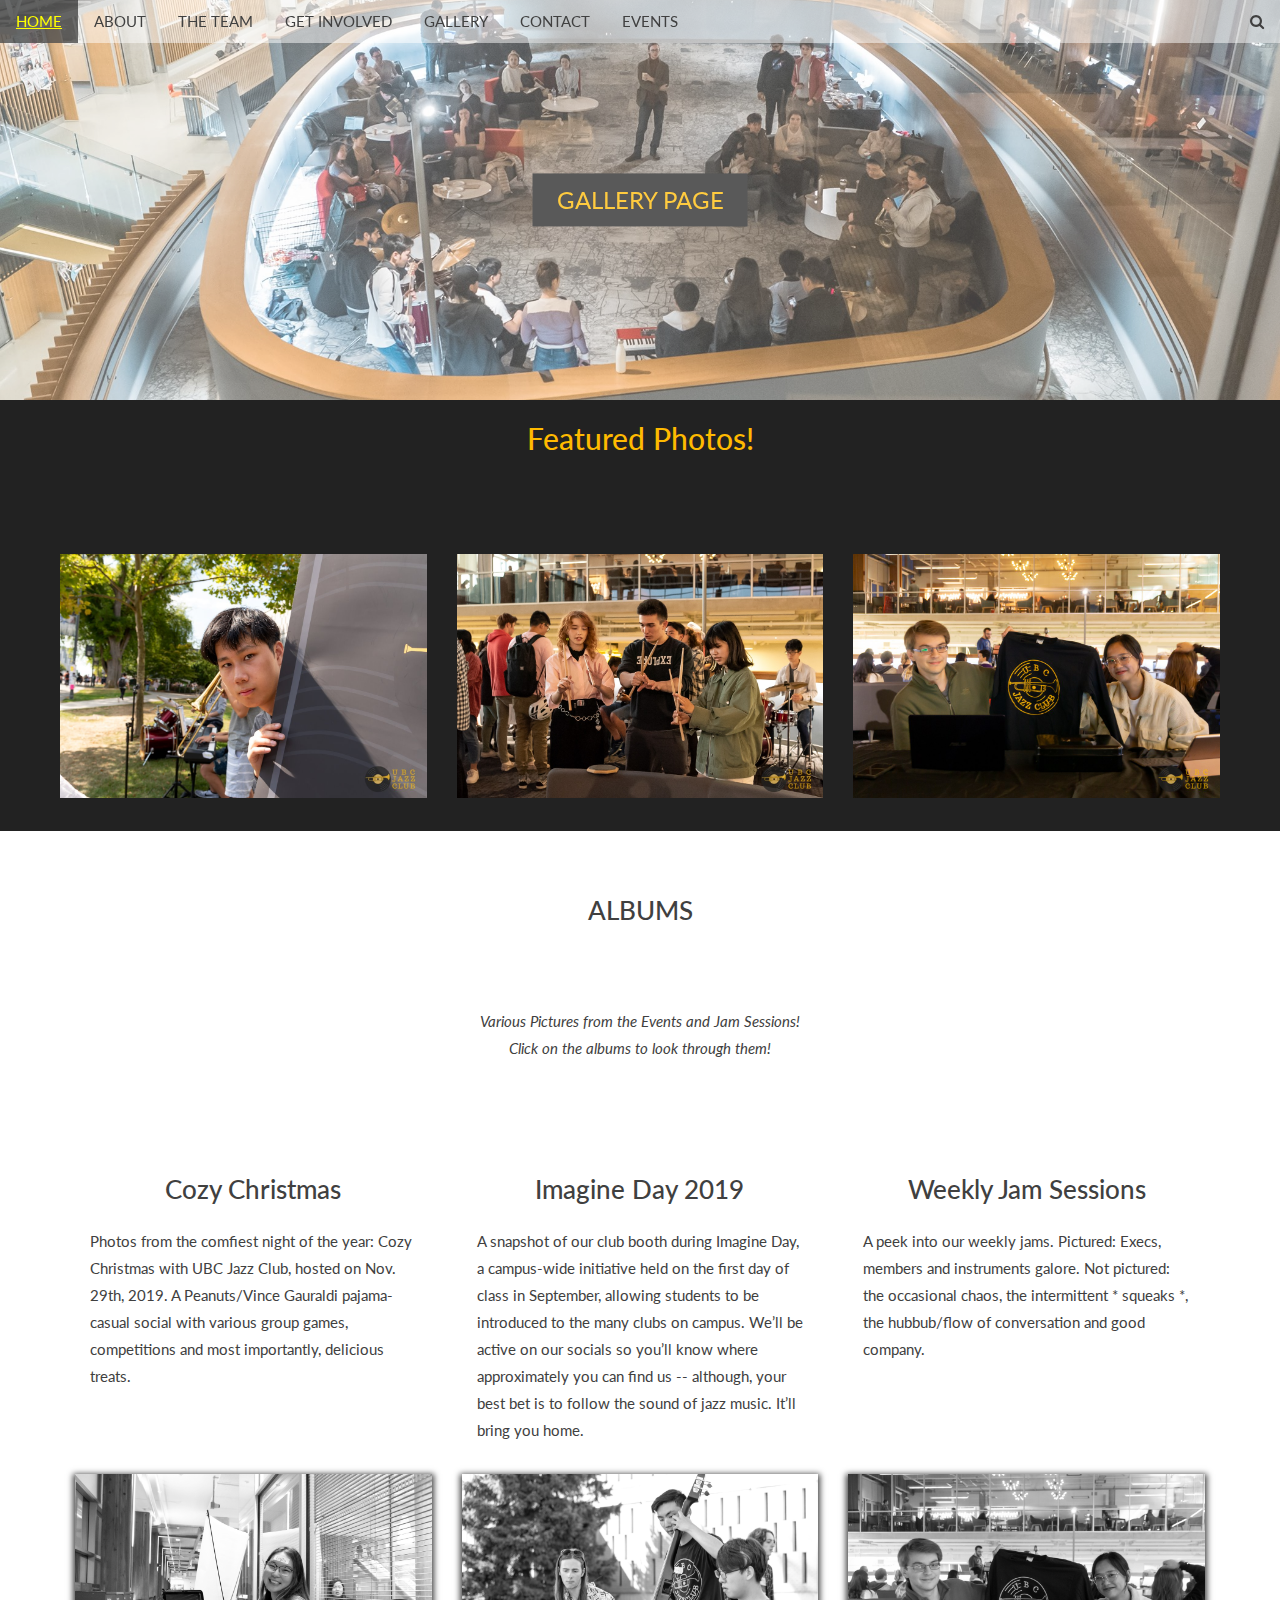
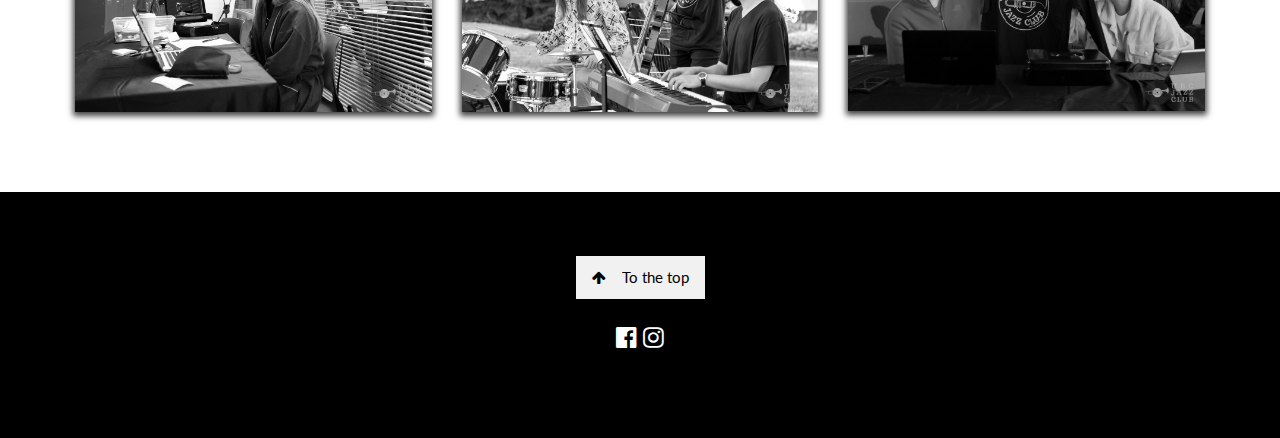
<file: gallery.html>
<!DOCTYPE html>
<html>
<title>UBC Jazz Club</title>
<meta charset="UTF-8">
<meta name="viewport" content="width=device-width, initial-scale=1">
<link rel="icon" href="resources/images/favicon.ico">
<link rel="stylesheet" href="https://www.w3schools.com/w3css/4/w3.css">
<link rel="stylesheet" href="https://fonts.googleapis.com/css?family=Lato">
<link rel="stylesheet" href="https://cdnjs.cloudflare.com/ajax/libs/font-awesome/4.7.0/css/font-awesome.min.css">
<link rel="stylesheet" href="https://stackpath.bootstrapcdn.com/bootstrap/4.4.1/css/bootstrap.min.css"
    integrity="sha384-Vkoo8x4CGsO3+Hhxv8T/Q5PaXtkKtu6ug5TOeNV6gBiFeWPGFN9MuhOf23Q9Ifjh" crossorigin="anonymous">
<link rel="stylesheet" href="resources/css/main.css">
<link rel="stylesheet" href="resources/css/lightbox.css">
<link rel="stylesheet" href="resources/css/slideshow.css">
<link rel="stylesheet" href="resources/css/featured.css">

<body>

    <!-- Navbar (sit on top) -->
    <div class="w3-top">
        <div id="mainNavBar" class="w3-bar">
            <a class="w3-bar-item w3-button w3-hover-black w3-hide-medium w3-hide-large w3-right"
                href="javascript:void(0);" onclick="toggleFunction()" title="Toggle Navigation Menu">
                <i class="fa fa-bars"></i>
            </a>
            <a href="index.html" class="w3-bar-item w3-button">HOME</a>
            <a href="about.html" class="w3-bar-item w3-button w3-hide-small">ABOUT</a>
            <a href="execs.html" class="w3-bar-item w3-button w3-hide-small">THE TEAM</a>
            <a href="involvement.html" class="w3-bar-item w3-button w3-hide-small">GET INVOLVED</a>
            <a href="gallery.html" class="w3-bar-item w3-button w3-hide-small">GALLERY</a>
            <a href="contact.html" class="w3-bar-item w3-button w3-hide-small">CONTACT</a>
            <a href="events.html" class="w3-bar-item w3-button w3-hide-small">EVENTS</a>
            <a href="#" class="w3-bar-item w3-button w3-hide-small w3-right w3-hover-red">
                <i class="fa fa-search"></i>
            </a>
        </div>

        <!-- Navbar on small screens -->
        <div id="navDemo" class="w3-bar-block w3-white w3-hide w3-hide-large w3-hide-medium">
            <a href="about.html" class="w3-bar-item w3-button" onclick="toggleFunction()">ABOUT</a>
            <a href="execs.html" class="w3-bar-item w3-button" onclick="toggleFunction()">THE TEAM</a>
            <a href="involvement.html" class="w3-bar-item w3-button" onclick="toggleFunction()">GET INVOLVED</a>
            <a href="gallery.html" class="w3-bar-item w3-button" onclick="toggleFunction()">GALLERY</a>
            <a href="contact.html" class="w3-bar-item w3-button" onclick="toggleFunction()">CONTACT</a>
            <a href="events.html" class="w3-bar-item w3-button" onclick="toggleFunction()">EVENTS</a>
        </div>
    </div>

    <!-- First Parallax Image with Logo Text -->
    <div class="bgimg-1 w3-display-container w3-opacity-min" id="home">
        <div class="w3-display-middle" style="white-space:nowrap;">
            <span id="logo_text" class="w3-center w3-padding-large w3-xlarge w3-wide w3-animate-opacity">GALLERY PAGE</span>
        </div>
    </div>
    <div class="featured_title">
        <h2>
            Featured Photos!
        </h2>
    </div>
    <div class="container-fluid" id="gallery_featured">
        <div class="row">
            <div class="col-md-4">
                <img src="resources/images/gallery_1.jpg">
            </div>
            <div class="col-md-4">
                <img src="resources/images/gallery_4.jpg">
            </div>
            <div class="col-md-4">
                <img src="resources/images/gallery_3.jpg">
            </div>
        </div>
        <div class="row">
            <div class="col-md-4">
                <img src="resources/images/gallery_2.jpg" style="height: 40%;">
            </div>
            <div class="col-md-4">
                <img src="resources/images/gallery_5.jpg">
            </div>
            <div class="col-md-4">
                <img src="resources/images/gallery_1.jpg">
            </div>
        </div>
        <div class="row">
            <div class="col-md-4">
                <img src="resources/images/gallery_1.jpg">
            </div>
            <div class="col-md-4">
                <img src="resources/images/gallery_1.jpg">
            </div>
            <div class="col-md-4">
                <img src="resources/images/gallery_1.jpg">
            </div>
        </div>
    </div>

    <div class="container-fluid">
        <h3 class="w3-center w3-padding-64">ALBUMS</h3>
        <p class="w3-center">
            <em>Various Pictures from the Events and Jam Sessions!<br>
                Click on the albums to look through them!
            </em>
        </p>
        <br>
        <div class="album_gallery">
            <div class="row">
                <div class="col-md-4">
                    <h3 class="text-center">
                        Cozy Christmas
                    </h3>
                    <p class="album_desc">
                        Photos from the comfiest night of the year: Cozy Christmas with UBC Jazz Club, hosted on Nov.
                        29th, 2019.
                        A Peanuts/Vince Gauraldi pajama-casual social with various group games, competitions and most
                        importantly, delicious treats.
                    </p>
                </div>
                <div class="col-md-4">
                    <h3 class="text-center">
                        Imagine Day 2019
                    </h3>
                    <p class="album_desc">
                        A snapshot of our club booth during Imagine Day, a campus-wide initiative held on the first day
                        of class in September, allowing students to be introduced to the many clubs on campus.
                        We’ll be active on our socials so you’ll know where approximately you can find us -- although,
                        your best bet is to follow the sound of jazz music. It’ll bring you home.
                    </p>
                </div>
                <div class="col-md-4">
                    <h3 class="text-center">
                        Weekly Jam Sessions
                    </h3>
                    <p class="album_desc">
                        A peek into our weekly jams. Pictured: Execs, members and instruments galore.
                        Not pictured: the occasional chaos, the intermittent * squeaks *, the hubbub/flow of
                        conversation and good company.
                    </p>
                </div>
            </div>
            <div class="row">
                <div class="col-md-4">
                    <img id="cozy_christmas" class="img-responsive gallery_thumbnail"
                        src="resources/images/album/cozy_christmas/cozy_christmas_1.jpg"
                        onclick="modalShow.openModal();modalShow.currentSlide(1)" />
                </div>
                <div class="col-md-4">
                    <img id="imagine_day" class="img-responsive gallery_thumbnail"
                        src="resources/images/album/imagine_day/imagine_day_1.jpg"
                        onclick="modalShow.openModal();modalShow.currentSlide(1)" />
                </div>
                <div class="col-md-4">
                    <img id="weekly_jams" class="img-responsive gallery_thumbnail"
                        src="resources/images/album/weekly_jams/weekly_1.jpg" onclick="modalShow.openModal();modalShow.currentSlide(1)" />
                </div>
            </div>

            <!-- Modal for albums on click-->
            <div id="myModal" class="modal">
                <span class="close cursor" onclick="modalShow.closeModal()">&times;</span>
                <div class="modal-content">

                    <div class="mySlides">
                        <div class="numbertext">1 / 17</div>
                        <img src="resources/images/album/cozy_christmas/cozy_christmas_1.jpg" style="height:100%">
                    </div>
                    <div class="mySlides">
                        <div class="numbertext">2 / 17</div>
                        <img src="resources/images/album/cozy_christmas/cozy_christmas_2.jpg" style="height:100%">
                    </div>
                    <div class="mySlides">
                        <div class="numbertext">3 / 17</div>
                        <img src="resources/images/album/cozy_christmas/cozy_christmas_3.jpg" style="height:100%">
                    </div>
                    <div class="mySlides">
                        <div class="numbertext">4 / 17</div>
                        <img src="resources/images/album/cozy_christmas/cozy_christmas_4.jpg" style="height:100%">
                    </div>
                    <div class="mySlides">
                        <div class="numbertext">5 / 17</div>
                        <img src="resources/images/album/cozy_christmas/cozy_christmas_5.jpg" style="height:100%">
                    </div>
                    <div class="mySlides">
                        <div class="numbertext">6 / 17</div>
                        <img src="resources/images/album/cozy_christmas/cozy_christmas_6.jpg" style="height:100%">
                    </div>
                    <div class="mySlides">
                        <div class="numbertext">7 / 17</div>
                        <img src="resources/images/album/cozy_christmas/cozy_christmas_7.jpg" style="height:100%">
                    </div>

                    <!-- Next/previous controls -->
                    <a class="modal_prev" onclick="modalShow.plusSlides(-1)">&#10094;</a>
                    <a class="modal_next" onclick="modalShow.plusSlides(1)">&#10095;</a>

                    <!-- Caption text -->
                    <div class="caption-container">
                        <p id="caption"></p>
                    </div>

                    <!-- Thumbnail image controls -->
                    <div class="row">
                        <div class="column">
                            <img class="thumb_control" src="resources/images/album/cozy_christmas/cozy_christmas_1.jpg"
                                onclick="modalShow.currentSlide(1)" alt="Hello There!">
                        </div>
                        <div class="column">
                            <img class="thumb_control" src="resources/images/album/cozy_christmas/cozy_christmas_2.jpg"
                                onclick="modalShow.currentSlide(2)" alt="Guess">
                        </div>
                        <div class="column">
                            <img class="thumb_control" src="resources/images/album/cozy_christmas/cozy_christmas_3.jpg"
                                onclick="modalShow.currentSlide(3)" alt="Big Laugh">
                        </div>
                    </div>
                </div>
            </div>
        </div>
    </div>

    <!-- Footer -->
    <footer class="w3-center w3-black w3-padding-64">
        <a href="#home" class="w3-button w3-light-grey"><i class="fa fa-arrow-up w3-margin-right"></i>To the top</a>
        <div class="w3-xlarge w3-section">
            <a href="https://www.facebook.com/ubcjazzclub/" class="footer_icon">
                <i class="fa fa-facebook-official w3-hover-opacity"></i>
            </a>
            <a href="https://www.instagram.com/ubcjazzclub/?hl=en" class="footer_icon">
                <i class="fa fa-instagram w3-hover-opacity"></i>
            </a>
        </div>
    </footer>
    <script src="https://ajax.googleapis.com/ajax/libs/jquery/3.5.1/jquery.min.js"></script>
    <script src="resources/js/main.js"></script>
    <script src="resources/js/featured.js"></script>
</body>

</html>
</file>
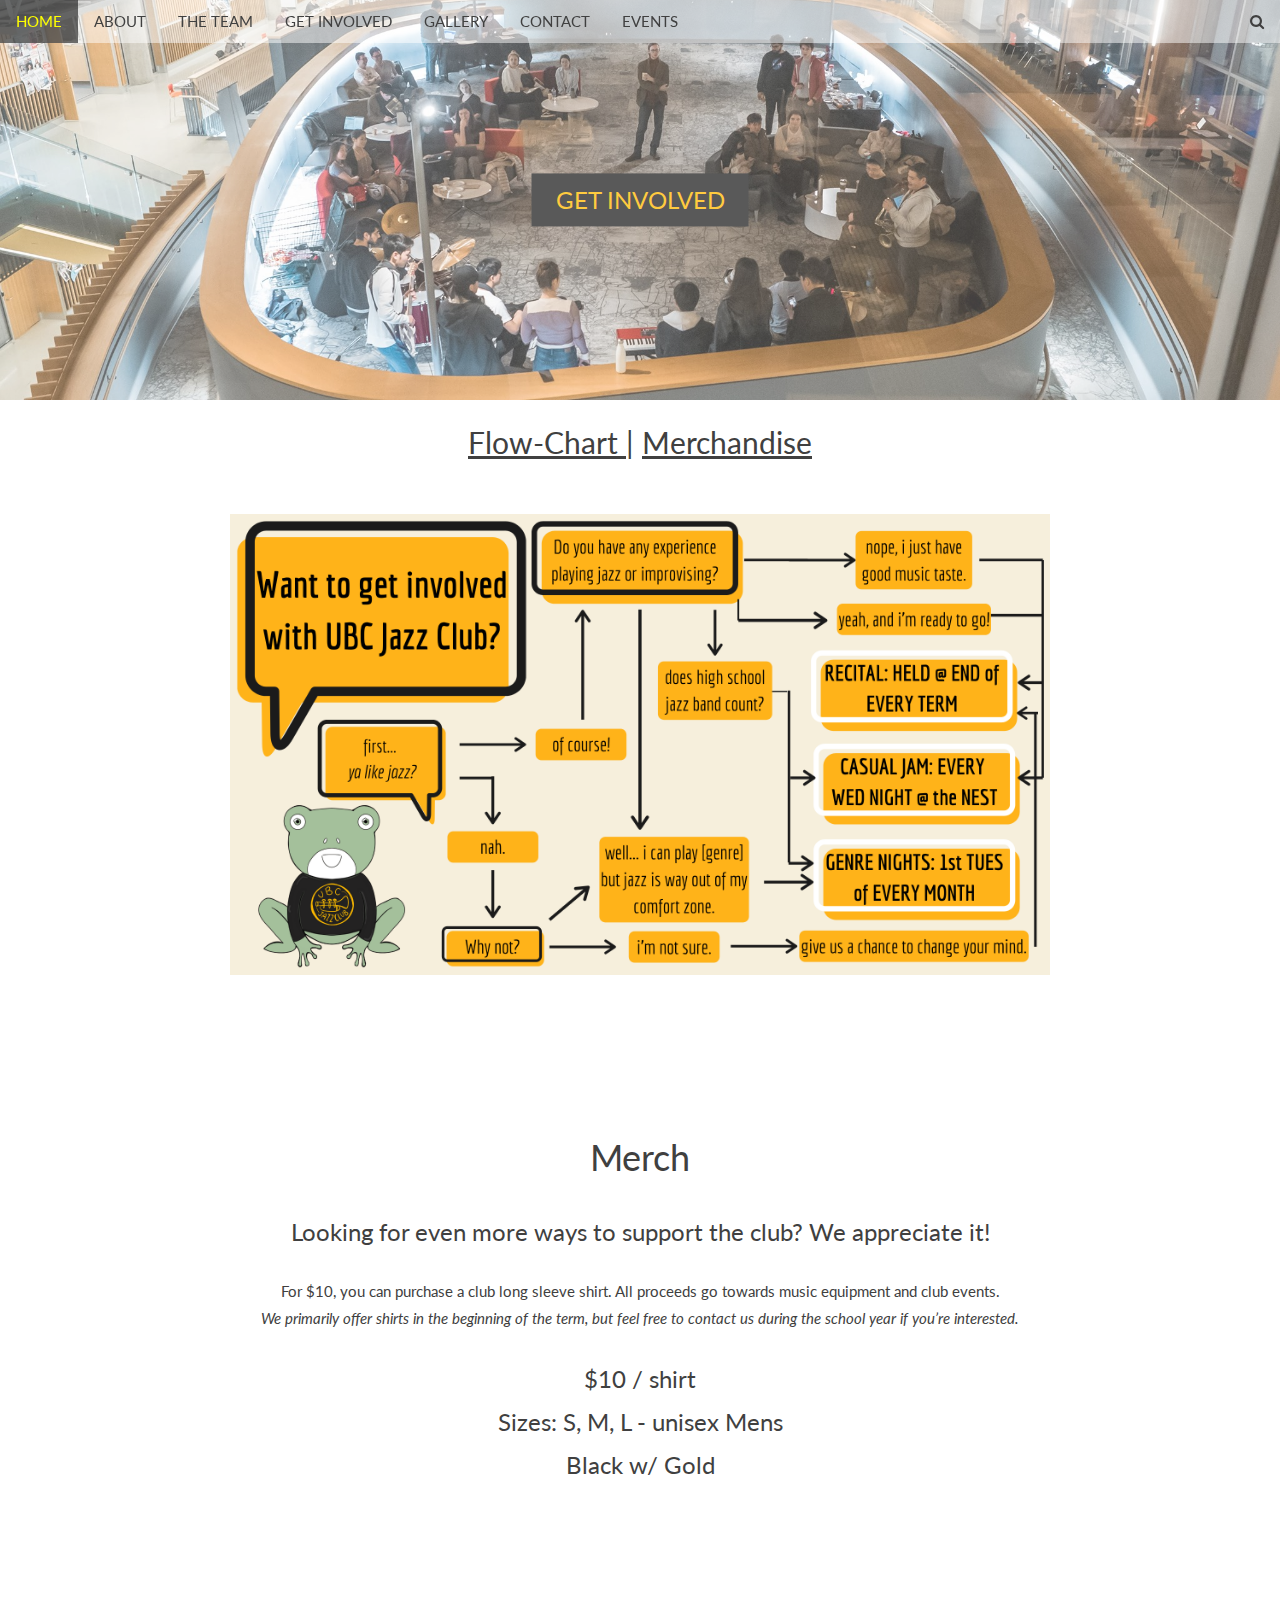
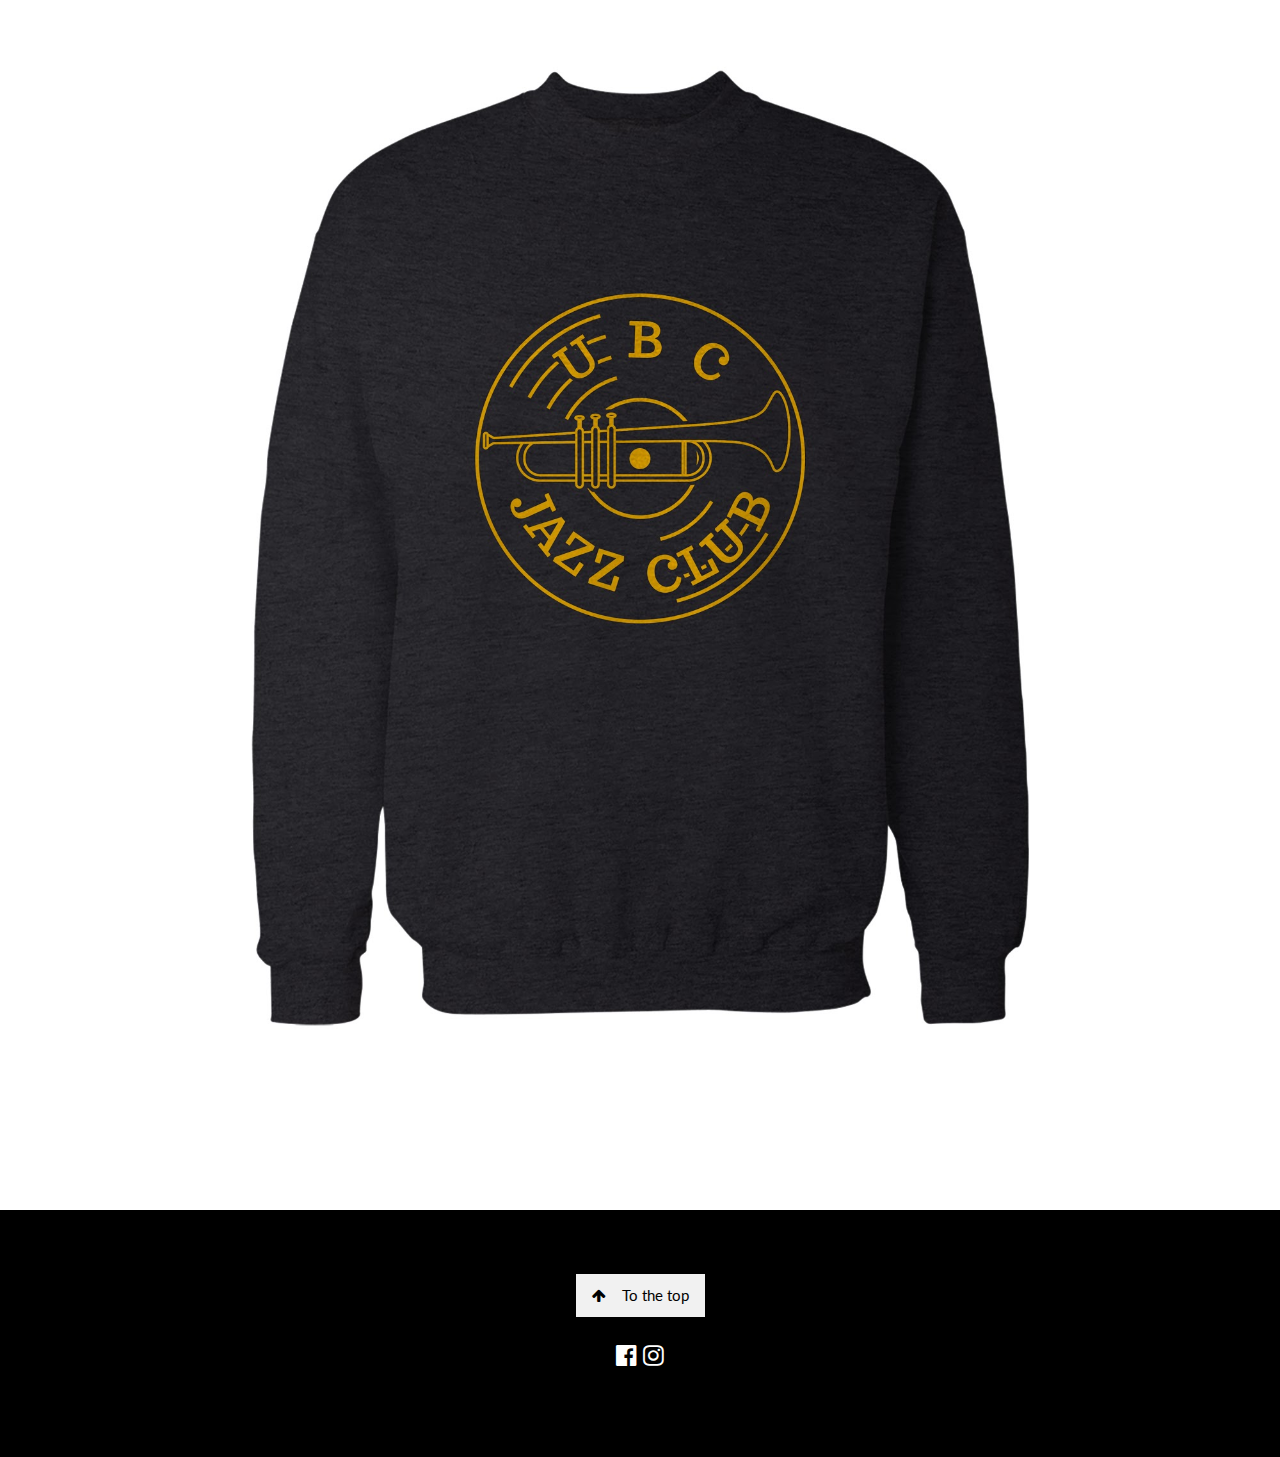
<file: involvement.html>
<!DOCTYPE html>
<html>
<title>UBC Jazz Club</title>
<meta charset="UTF-8">
<meta name="viewport" content="width=device-width, initial-scale=1">
<link rel="icon" href="resources/images/favicon.ico">
<link rel="stylesheet" href="https://www.w3schools.com/w3css/4/w3.css">
<link rel="stylesheet" href="https://fonts.googleapis.com/css?family=Lato">
<link rel="stylesheet" href="https://cdnjs.cloudflare.com/ajax/libs/font-awesome/4.7.0/css/font-awesome.min.css">
<link rel="stylesheet" href="resources/css/main.css">
<script src="https://ajax.googleapis.com/ajax/libs/jquery/3.5.1/jquery.min.js"></script>

<body>

    <!-- Navbar (sit on top) -->
    <div class="w3-top">
        <div id="mainNavBar" class="w3-bar">
            <a class="w3-bar-item w3-button w3-hover-black w3-hide-medium w3-hide-large w3-right"
                href="javascript:void(0);" onclick="toggleFunction()" title="Toggle Navigation Menu">
                <i class="fa fa-bars"></i>
            </a>
            <a href="index.html" class="w3-bar-item w3-button">HOME</a>
            <a href="about.html" class="w3-bar-item w3-button w3-hide-small">ABOUT</a>
            <a href="execs.html" class="w3-bar-item w3-button w3-hide-small">THE TEAM</a>
            <a href="involvement.html" class="w3-bar-item w3-button w3-hide-small">GET INVOLVED</a>
            <a href="gallery.html" class="w3-bar-item w3-button w3-hide-small">GALLERY</a>
            <a href="contact.html" class="w3-bar-item w3-button w3-hide-small">CONTACT</a>
            <a href="events.html" class="w3-bar-item w3-button w3-hide-small">EVENTS</a>
            <a href="#" class="w3-bar-item w3-button w3-hide-small w3-right w3-hover-red">
                <i class="fa fa-search"></i>
            </a>
        </div>

        <!-- Navbar on small screens -->
        <div id="navDemo" class="w3-bar-block w3-white w3-hide w3-hide-large w3-hide-medium">
            <a href="about.html" class="w3-bar-item w3-button" onclick="toggleFunction()">ABOUT</a>
            <a href="execs.html" class="w3-bar-item w3-button" onclick="toggleFunction()">THE TEAM</a>
            <a href="involvement.html" class="w3-bar-item w3-button" onclick="toggleFunction()">GET INVOLVED</a>
            <a href="gallery.html" class="w3-bar-item w3-button" onclick="toggleFunction()">GALLERY</a>
            <a href="contact.html" class="w3-bar-item w3-button" onclick="toggleFunction()">CONTACT</a>
            <a href="events.html" class="w3-bar-item w3-button" onclick="toggleFunction()">EVENTS</a>
        </div>
    </div>

    <!-- First Parallax Image with Logo Text -->
    <div class="bgimg-1 w3-display-container w3-opacity-min" id="home">
        <div class="w3-display-middle" style="white-space:nowrap;">
            <span id="logo_text" class="w3-center w3-padding-large w3-xlarge w3-wide w3-animate-opacity">GET INVOLVED</span>
        </div>
    </div>

    <div class="container-fluid">
        <div class="row">
            <div class="menu_involvement">
                <a href="#flowchart"> Flow-Chart </a>
                <span>|</span>
                <a href="#merch"> Merchandise </a>
            </div>
        </div>
    </div>

    <!-- Flowchart -->
    <div class="container-fluid" id="flowchart">
        <div class="row">
            <img id="flowchart" src="resources/images/decision_tree.png">
        </div>
    </div>

    <!-- Merch -->
    <div class="container-fluid" id="merch">
        <h1 class="w3-center">Merch</h1>
        <h3 class="w3-center">
          Looking for even more ways to support the club? We appreciate it!
        </h3>
        <p class="w3-center">
            For $10, you can purchase a club long sleeve shirt. All proceeds go towards music equipment and club events.<br>
            <em> We primarily offer shirts in the beginning of the term, but feel free to contact us during the school year if you’re interested.
            </em>
        </p>
        <h3 class="w3-center">
          $10 / shirt<br>
          Sizes: S, M, L - unisex Mens<br>
          Black w/ Gold
        </h3>
        <div class="row">
            <img id="shirt" src="resources/images/jazzshirt.jpg">
        </div>
    </div>

    <!-- Footer -->
    <footer class="w3-center w3-black w3-padding-64">
        <a href="#home" class="w3-button w3-light-grey"><i class="fa fa-arrow-up w3-margin-right"></i>To the top</a>
        <div class="w3-xlarge w3-section">
            <a href="https://www.facebook.com/ubcjazzclub/" class="footer_icon">
                <i class="fa fa-facebook-official w3-hover-opacity"></i>
            </a>
            <a href="https://www.instagram.com/ubcjazzclub/?hl=en" class="footer_icon">
                <i class="fa fa-instagram w3-hover-opacity"></i>
            </a>
        </div>
    </footer>
    <script src="resources/js/main.js"></script>
</body>

</html>
</file>
<file: resources/css/main.css>
/* Variables */

:root
{
    --primary-colour: #FFBA00;
    --secondary-colour: #222222;
    --tertiary-colour: #575757;
}


body,
h1,
h2,
h3,
h4,
h5,
h6 {
    font-family: "Lato", sans-serif;
}

body,
html {
    height: 100%;
    color: #404040;
    line-height: 1.8;
}

/* General CSS */

.no-margin {
    margin: 0px;
}

.main-section {
    padding: 60px 150px 60px 150px;
    background-color: var(--secondary-colour);
}

.main-section a {
    color: yellow;
}

.footer_icon {
    text-decoration: none;
    color: white;
}

.footer_icon:hover {
    text-decoration: none;
    color: var(--primary-colour);
}

/**

    Logo and Navbar CSS

**/

#logo_text {
    color: var(--primary-colour);
    background-color: var(--secondary-colour);
    letter-spacing: 0;
}

#mainNavBar {
    background-color: rgba(255, 255, 255, 0.5);
}

#mainNavBar>a {
    background-color: rgba(0, 0, 0, 0) !important;
}

#mainNavBar>a:hover {
    color: yellow !important;
    background-color: rgba(16, 16, 16, 0.6) !important;
}

/* First image (Logo. Full height) */
.bgimg-1 {
    background-image: url('../images/main.jpg');
    min-height: 100%;
}


/**

    Intro Section CSS

**/

.container {
    width: 100%;
    background-color: rgba(16, 16, 16, 0.8);
}

#intro {
    color: yellow;
}

/* == End Intro Section CSS == */

/**

    About Section CSS

*/

#testimonials-sec {
    color: var(--primary-colour);
    background-color: var(--secondary-colour);
}

.quote {
    padding-top: 20pt;
    margin-bottom: 0pt;
    text-align: left;
}

.quote-author {
    margin-top: 0pt;
    text-align: right;
}

.awards-container {
    color: var(--primary-colour);
    background-color: var(--secondary-colour);
    padding: 60px;
}

.award-img {
    text-align: right;
}

@-webkit-keyframes fade {
    from {
        opacity: .4
    }

    to {
        opacity: 1
    }
}

@keyframes fade {
    from {
        opacity: .4
    }

    to {
        opacity: 1
    }
}

/** 2nd Container CSS **/

/* Second image */
.bgimg-2 {
    background-image: url("../images/main2.jpg");
    min-height: 400px;
}

#logo2_text {
    color: var(--primary-colour);
    background-color: var(--secondary-colour);
    letter-spacing: 10px;
    padding: 10px 0px 10px 10px;
}

/* == End About CSS == */

/*

    The Team Page

*/

/** Exec Team Separator CSS **/

.exec-separator {
    background-image: url("../images/main2.jpg");
    min-height: 200px;
}

.exec_container {
    padding: 100px 100px 100px 100px;
    transition: 0.3s;
}

.exec_row {
    padding: 20px 0 20px 0;
}

.exec_desc {
    color: var(--primary-colour);
    background-color: var(--secondary-colour);
    height: 100%;
    padding: 30px;
}

.exec_desc h2, h3, p
{
    padding-top: 10px;
}

@media (max-width: 1620px)
{

    .exec_container {
        padding: 50px;
    }
}

@media (max-width: 1520px)
{
    .exec_desc h2 {
        font-size: calc(2rem * 0.8);
    }

    .exec_desc h3 {
        font-size: calc(1.75rem * 0.8);
    }

    .exec_desc p {
        font-size: calc(1rem * 0.8);
    }
}

/* == End Exec Team Page == */

/**

    Involvement Page CSS

**/

#flowchart {
    width: 80%;
    margin-top: 3rem;
    margin-bottom: 10rem;
    margin-right: auto;
    margin-left: auto;
    display: block;
}

#flowchart:focus {
    outline: unset;
}

#shirt {
    width: 80%;
    margin-top: 10rem;
    margin-bottom: 10rem;
    margin-right: auto;
    margin-left: auto;
    display: block;
}

#merch:focus {
    outline: unset;
}

.menu_involvement {
    margin: 0 auto;
    text-align: center;
    padding-top: 1rem;
    font-size: 2rem;
}

.menu_involvement a {
    text-decoration: underline;
    transition: 0.3s;
}

.menu_involvement a:hover{
    color: var(--primary-colour);
}

/* == End Involvement == */

/**

    Gallery Page CSS

**/

.album_gallery {
    margin: 60px 60px 60px 60px;
}

.album_desc {
    padding: 15px 15px 15px 15px;
}

.gallery_carousel {
    display: none;
    position: fixed;
    z-index: 1;
    padding-top: 100px;
    left: 0;
    top: 0;
    width: 100%;
    height: 100%;
    overflow: auto;
    background-color: black;
}

.gallery_thumbnail {
    filter: gray;
    /* IE6-9 */
    -webkit-filter: grayscale(1);
    /* Google Chrome, Safari 6+ & Opera 15+ */
    -webkit-box-shadow: 0px 2px 6px 2px rgba(0, 0, 0, 0.75);
    -moz-box-shadow: 0px 2px 6px 2px rgba(0, 0, 0, 0.75);
    box-shadow: 0px 2px 6px 2px rgba(0, 0, 0, 0.75);
    margin-bottom: 20px;
    width: 100%;
}

.gallery_thumbnail:hover {
    cursor: pointer;
    filter: none;
    /* IE6-9 */
    -webkit-filter: grayscale(0);
    /* Google Chrome, Safari 6+ & Opera 15+ */

}

/* == End Gallery CSS == */

/**

    Contact Us Page CSS

**/

/* Overall contact-form styling */
.contact-form {
    width: 100%;
    padding: 20pt;
    background-color: var(--secondary-colour);
    color: var(--primary-colour);
}

.contact-form a {
    color: var(--primary-colour);
}

.contact-left {
    padding-left: calc(100vw * 0.2);
}

.contact-right {
    padding-right: calc(100vw * 0.2);
}

@media (max-width: 950px) {
    .contact-left {
        padding-left: 10px;
        padding-right: 10px;
    }
    
    .contact-right {
        padding-right: 10px;
        padding-left: 10px;
    }
}


/* Style inputs with type="text", select elements and textareas */
input[type=text],
select,
textarea {
    width: 100%;
    padding: 12px;
    border: 1px solid #ccc;
    border-radius: 4px;
    box-sizing: border-box;
    margin-top: 6px;
    margin-bottom: 16px;
    resize: vertical;
}

/* Style the submit button with a specific background color etc */
input[type=submit] {
    background-color: var(--primary-colour);
    color: #404040;
    padding: 12px 20px;
    border: none;
    border-radius: 4px;
    cursor: pointer;
}

/* When moving the mouse over the submit button, change to white colour scheme */
input[type=submit]:hover {
    background-color: white;
    color: #404040;
}

/*

    Events Page CSS

*/

.events__box {
    padding: 60px;
    background-color: var(--tertiary-colour);
}

.events__feature {
    padding: 40px;
    background-color: var(--secondary-colour);
    color: var(--primary-colour);
    border-radius: 1rem;
    text-align: center;
    height: 100%;
}

/* On Smaller Screens */
@media only screen and (max-device-width: 1600px)
{
    .events__feature {
        margin-bottom: 1rem;
    }   
}

#events__title {
    text-align: center;
    color: var(--primary-colour);
    margin-right: auto;
    margin-left: auto;
    margin-bottom: 5rem;
}

.events__feature > img {
    margin: 0;
    padding-top: 1rem;
    width: 100%;
}

.events__feature > p {
    padding-top: 2rem;
    margin: 0;
}

/* == End Events Page CSS == */

/**

    3rd Container CSS


**/

#logo3_text {
    color: yellow;
    background-color: rgba(16, 16, 16, 1);
    letter-spacing: 10px;
    padding: 10px;
}

/**
    Miscellaneous CSS
**/

/* Create a Parallax Effect */
.bgimg-1,
.bgimg-2,
.bgimg-3 {
    background-attachment: fixed;
    background-position: center;
    background-repeat: no-repeat;
    background-size: cover;
}

/* Third image (Contact) */
.bgimg-3 {
    background-image: url("../images/gallery_5.jpg");
    min-height: 400px;
}

.w3-wide {
    letter-spacing: 10px;
}

.w3-hover-opacity {
    cursor: pointer;
}

/* Turn off parallax scrolling for tablets and phones */
@media only screen and (max-device-width: 1600px) {

    .bgimg-1,
    .bgimg-2,
    .bgimg-3 {
        background-attachment: scroll;
        min-height: 400px;
    }
}
</file>
<file: resources/css/slideshow.css>
/* Slideshow container */
.slideshow-container {
    max-width: 1000px;
    position: relative;
    margin: auto;
}

/* Hide the images by default */
.slide_show_Slides {
    display: none;

    /* fading animation (Put here because bootstrap likes to override my damn css)*/
    -webkit-animation-name: fade;
    -webkit-animation-duration: 1.5s;
    animation-name: fade;
    animation-duration: 1.5s;
}

/* Next & previous buttons */
.prev,
.next {
    cursor: pointer;
    position: absolute;
    top: 50%;
    width: auto;
    margin-top: -22px;
    padding: 16px;
    color: white;
    font-weight: bold;
    font-size: 18px;
    transition: 0.6s ease;
    border-radius: 0 3px 3px 0;
    user-select: none;
}

/* Position the "next button" to the right */
.next {
    right: 0;
    border-radius: 3px 0 0 3px;
}

/* On hover, add a black background color with a little bit see-through */
.prev:hover,
.next:hover {
    background-color: rgba(0, 0, 0, 0.8);
}

/* Caption text */
.text {
    color: #f2f2f2;
    font-size: 15px;
    padding: 8px 12px;
    position: absolute;
    bottom: 8px;
    width: 100%;
    text-align: center;
}

/* Number text (1/3 etc) */
.numbertext {
    color: #f2f2f2;
    font-size: 12px;
    padding: 8px 12px;
    position: absolute;
    top: 0;
}

/* The dots/bullets/indicators */
.dot {
    cursor: pointer;
    height: 15px;
    width: 15px;
    margin: 0 2px;
    background-color: #bbb;
    border-radius: 50%;
    display: inline-block;
    transition: background-color 0.6s ease;
}

.active,
.dot:hover {
    background-color: #717171;
}
</file>
<file: resources/css/timeline.css>
body,
h1,
h2,
h3,
h4,
h5,
h6 {
    font-family: "Lato", sans-serif !important;
}

.w3-top
{
    line-height: 1.8;
}

.timeline {
    --uiTimelineMainColor: #FFBA00;
    --uiTimelineSecondaryColor: #fff;

    position: relative;
    padding-top: 3rem;
    padding-bottom: 3rem;
}

.timeline:before {
    content: "";
    width: 4px;
    height: 100%;
    background-color: var(--uiTimelineMainColor);

    position: absolute;
    top: 0;
}

.timeline__group {
    position: relative;
}

.timeline__group:not(:first-of-type) {
    margin-top: 4rem;
}

.timeline__year {
    padding: .5rem 1.5rem;
    color: var(--uiTimelineSecondaryColor);
    background-color: var(--uiTimelineMainColor);

    position: absolute;
    left: 0;
    top: 0;
}

.timeline__content
{
    font-size: 1rem;
}

.timeline__box {
    position: relative;
}

.timeline__box:not(:last-of-type) {
    margin-bottom: 30px;
}

.timeline__box:before {
    content: "";
    width: 100%;
    height: 2px;
    background-color: var(--uiTimelineMainColor);

    position: absolute;
    left: 0;
    z-index: -1;
}

.timeline__date {
    min-width: 65px;
    position: absolute;
    left: 0;

    box-sizing: border-box;
    padding: .5rem 1.5rem;
    text-align: center;

    background-color: var(--uiTimelineMainColor);
    color: var(--uiTimelineSecondaryColor);
}

.timeline__day {
    /* font-size: 2rem; */
    font-weight: 700;
    display: block;
}

.timeline__month {
    display: block;
    /* font-size: .8em; */
    text-transform: uppercase;
}

.timeline__post {
    padding: 1.5rem 2rem;
    border-radius: 2px;
    border-left: 3px solid var(--uiTimelineMainColor);
    box-shadow: 0 1px 3px 0 rgba(0, 0, 0, .12), 0 1px 2px 0 rgba(0, 0, 0, .24);
    background-color: var(--uiTimelineSecondaryColor);
}

@media screen and (min-width: 641px) {

    .timeline:before {
        left: 30px;
    }

    .timeline__group {
        padding-top: 55px;
    }

    .timeline__box {
        padding-left: 80px;
    }

    .timeline__box:before {
        top: 50%;
        transform: translateY(-50%);
    }

    .timeline__date {
        top: 50%;
        margin-top: -27px;
    }
}

@media screen and (max-width: 640px) {

    .timeline:before {
        left: 0;
    }

    .timeline__group {
        padding-top: 40px;
    }

    .timeline__box {
        padding-left: 20px;
        padding-top: 70px;
    }

    .timeline__box:before {
        top: 90px;
    }

    .timeline__date {
        top: 0;
    }
}

.timeline {
    --timelineMainColor: #575757;
}

@media (min-width: 768px) {

    .timeline__container {
        font-size: 95%;
    }
}

@media (max-width: 767px) {

    .timeline__container {
        font-size: 55%;
    }
}

.page {
    color: #222;

    margin: 0;

    display: flex;
    flex-direction: column;

    margin-top: 0;
    margin-bottom: 1.5rem;
    line-height: 1.5;

    max-width: 800px;
    padding: 3rem 2rem 3rem;
    margin-left: auto;
    margin-right: auto;
    order: 1;
}

.page:last-child {
    margin-bottom: 0;
}

.timeline__container {
    background-color: #222222;
}

.timeline__img {
    width: 100%;
    margin-top: 20pt;
    margin-bottom: 20pt;
    box-shadow: 5px 5px 3px 2px rgba(0, 0, 0, 0.8);
}
</file>
<file: resources/css/featured.css>
#gallery_featured
{
    padding: 64px;
    background-color: #222222;
    position: relative;
    height: calc(100vw * 0.24);
}

#gallery_featured > div { 
    position: absolute;
    top: 2rem;
    left: 4rem;
    right: 4rem;
    height: calc(100vw * 0.2);
}

#gallery_featured img {
    max-width: 100%;
    margin-left: auto;
    margin-right: auto;
    height: auto;
    display: block;
}

.gallery_featured_text
{
    text-align: center;
    margin-right: auto;
    margin-left: auto;
    margin-bottom: 60px;
    color: var(--primary-colour);
}

.featured_title {
    text-align: center;
    margin-right: auto;
    margin-left: auto;
    padding-bottom: 60px;
    padding-top: 20px;
    color: var(--primary-colour);
    background-color: var(--secondary-colour);
}
</file>
